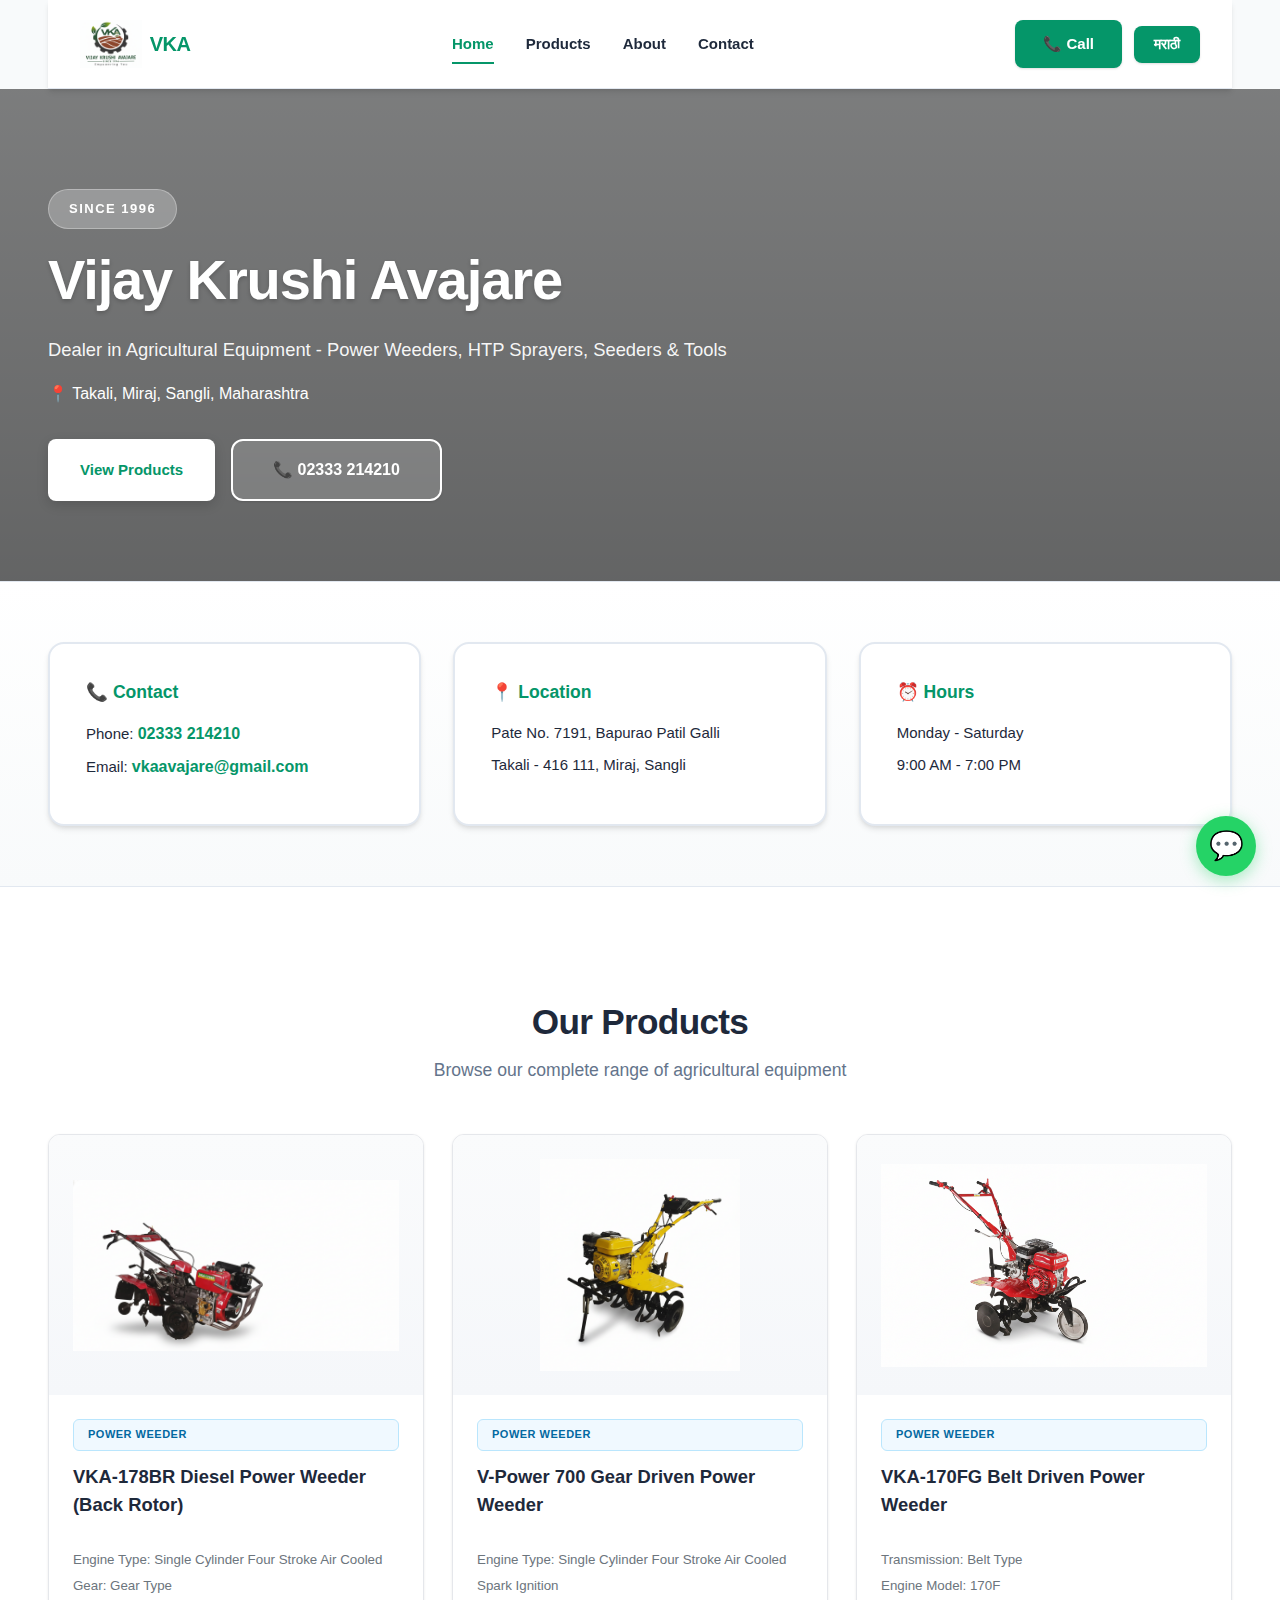
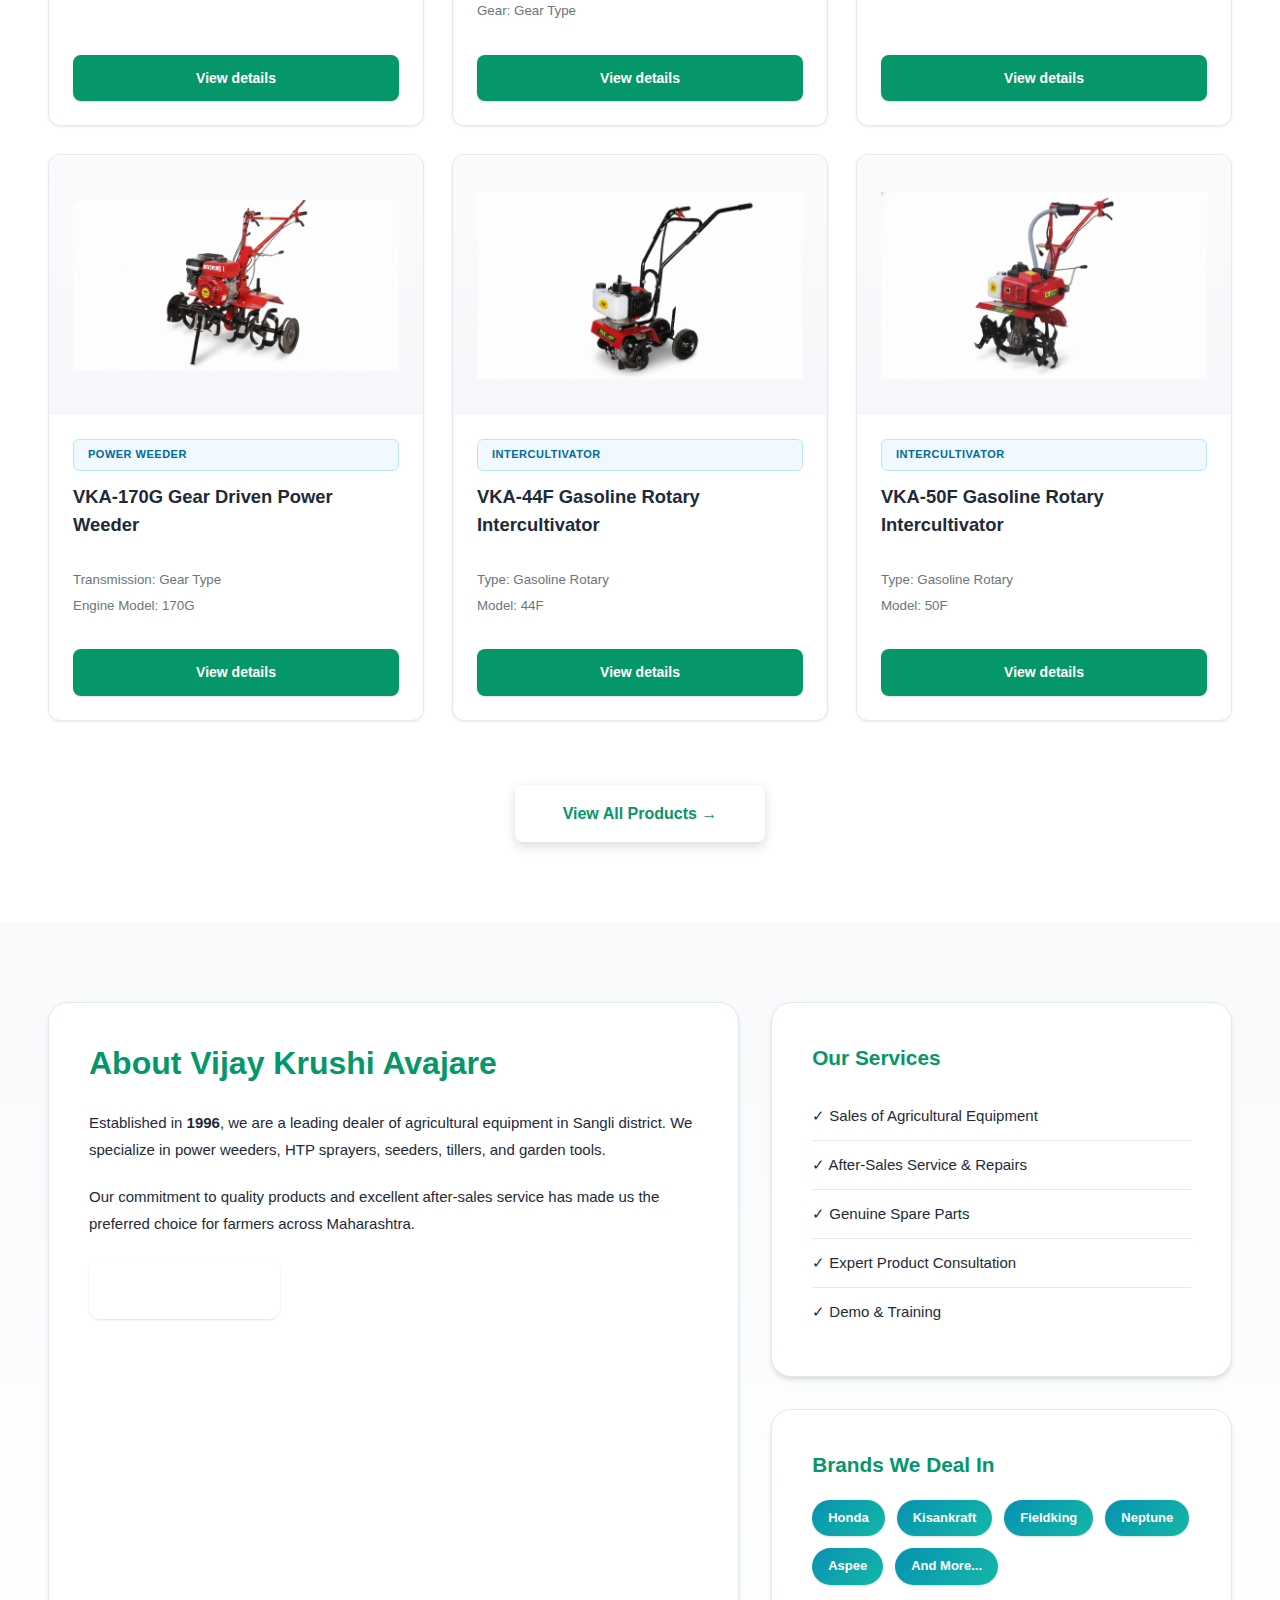
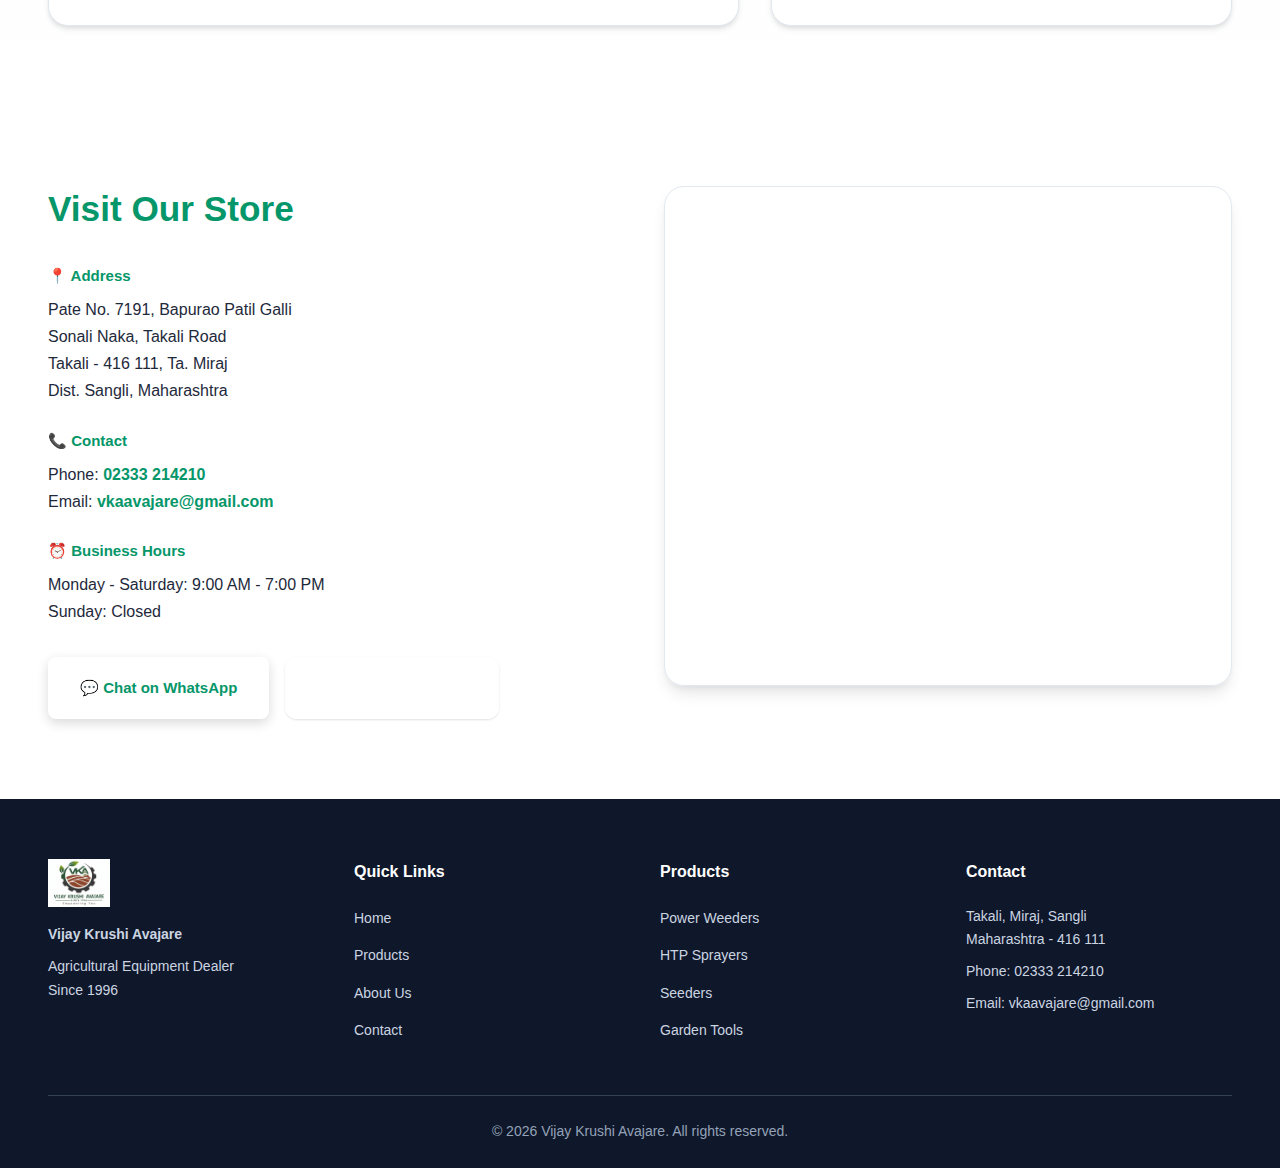
<file: index.html>
<!doctype html>
<html lang="en" data-lang="en">
<head>
  <meta charset="utf-8">
  <meta name="viewport" content="width=device-width, initial-scale=1">
  <title>Vijay Krushi Avajare - Agricultural Equipment Since 1996</title>
  <meta name="description" content="Leading dealer of agricultural sprayers, power weeders, pumps, seeders and tools in Takali, Miraj, Sangli. Since 1996. Call 02333 214210 for price and info.">
  <meta name="keywords" content="agricultural equipment, power weeder, HTP sprayer, hand push seeder, garden tools, Takali, Miraj, Sangli, Maharashtra, VKA">
  <meta name="author" content="Vijay Krushi Avajare">
  
  <!-- Open Graph -->
  <meta property="og:title" content="Vijay Krushi Avajare - Agricultural Equipment Since 1996">
  <meta property="og:description" content="Leading dealer of agricultural sprayers, power weeders, pumps, seeders and tools in Takali, Miraj, Sangli.">
  <meta property="og:type" content="website">
  <meta property="og:image" content="images/logo.png">
  <meta property="og:locale" content="en_IN">
  
  <!-- Favicon -->
  <link rel="icon" type="image/png" href="images/logo.png">
  
  <link rel="stylesheet" href="assets/css/style.css">
</head>
<body>
  <header class="container">
    <nav class="nav">
      <a class="brand" href="index.html">
        <img src="images/logo.png" alt="VKA Logo" class="logo" loading="eager">
        <span class="brand-text">VKA</span>
      </a>
      <div class="links">
        <a href="index.html" class="active">Home</a>
        <a href="products.html" data-i18n="nav_products">Products</a>
        <a href="about.html" data-i18n="nav_about">About</a>
        <a href="contact.html" data-i18n="nav_contact">Contact</a>
      </div>
      <div class="nav-actions">
        <a href="tel:+912333214210" class="btn btn-small">📞 Call</a>
        <button id="langToggle" class="btn small" data-i18n="lang_toggle">मराठी</button>
      </div>
    </nav>
  </header>

  <section class="hero-section">
    <div class="container">
      <div class="hero-content-wrapper">
        <div class="hero-text">
          <p class="hero-label">Since 1996</p>
          <h1>Vijay Krushi Avajare</h1>
          <p class="hero-description">Dealer in Agricultural Equipment - Power Weeders, HTP Sprayers, Seeders & Tools</p>
          <p class="hero-location">📍 Takali, Miraj, Sangli, Maharashtra</p>
          <div class="hero-actions">
            <a href="products.html" class="btn btn-primary">View Products</a>
            <a href="tel:+912333214210" class="btn btn-outline">📞 02333 214210</a>
          </div>
        </div>
      </div>
    </div>
  </section>

  <section class="quick-info">
    <div class="container">
      <div class="info-boxes">
        <div class="info-box">
          <h3>📞 Contact</h3>
          <p>Phone: <a href="tel:+912333214210">02333 214210</a></p>
          <p>Email: <a href="mailto:vkaavajare@gmail.com">vkaavajare@gmail.com</a></p>
        </div>
        <div class="info-box">
          <h3>📍 Location</h3>
          <p>Pate No. 7191, Bapurao Patil Galli</p>
          <p>Takali - 416 111, Miraj, Sangli</p>
        </div>
        <div class="info-box">
          <h3>⏰ Hours</h3>
          <p>Monday - Saturday</p>
          <p>9:00 AM - 7:00 PM</p>
        </div>
      </div>
    </div>
  </section>

  <section id="products" class="products-section">
    <div class="container">
      <div class="section-header">
        <h2>Our Products</h2>
        <p>Browse our complete range of agricultural equipment</p>
      </div>
      
      <div class="products-showcase" id="productsShowcase">
        <!-- Products will be loaded here by JavaScript -->
        <div class="loading">Loading products...</div>
      </div>
      
      <div class="view-all-section">
        <a href="products.html" class="btn btn-primary btn-large">View All Products →</a>
      </div>
    </div>
  </section>

  <section class="info-section">
    <div class="container">
      <div class="info-grid">
        <div class="info-card info-about">
          <h2>About Vijay Krushi Avajare</h2>
          <p>Established in <strong>1996</strong>, we are a leading dealer of agricultural equipment in Sangli district. We specialize in power weeders, HTP sprayers, seeders, tillers, and garden tools.</p>
          <p>Our commitment to quality products and excellent after-sales service has made us the preferred choice for farmers across Maharashtra.</p>
          <a href="about.html" class="btn btn-outline">Learn More →</a>
        </div>
        
        <div class="info-card info-services">
          <h3>Our Services</h3>
          <ul class="services-list">
            <li>✓ Sales of Agricultural Equipment</li>
            <li>✓ After-Sales Service & Repairs</li>
            <li>✓ Genuine Spare Parts</li>
            <li>✓ Expert Product Consultation</li>
            <li>✓ Demo & Training</li>
          </ul>
        </div>
        
        <div class="info-card info-brands">
          <h3>Brands We Deal In</h3>
          <div class="brands-list">
            <span class="brand-tag">Honda</span>
            <span class="brand-tag">Kisankraft</span>
            <span class="brand-tag">Fieldking</span>
            <span class="brand-tag">Neptune</span>
            <span class="brand-tag">Aspee</span>
            <span class="brand-tag">And More...</span>
          </div>
        </div>
      </div>
    </div>
  </section>

  <section class="location-section">
    <div class="container">
      <div class="location-grid">
        <div class="location-info">
          <h2>Visit Our Store</h2>
          <div class="location-details">
            <div class="location-item">
              <strong>📍 Address</strong>
              <p>Pate No. 7191, Bapurao Patil Galli<br>Sonali Naka, Takali Road<br>Takali - 416 111, Ta. Miraj<br>Dist. Sangli, Maharashtra</p>
            </div>
            <div class="location-item">
              <strong>📞 Contact</strong>
              <p>Phone: <a href="tel:+912333214210">02333 214210</a><br>Email: <a href="mailto:vkaavajare@gmail.com">vkaavajare@gmail.com</a></p>
            </div>
            <div class="location-item">
              <strong>⏰ Business Hours</strong>
              <p>Monday - Saturday: 9:00 AM - 7:00 PM<br>Sunday: Closed</p>
            </div>
          </div>
          <div class="location-actions">
            <a href="https://wa.me/912333214210" class="btn btn-primary" target="_blank">💬 Chat on WhatsApp</a>
            <a href="contact.html" class="btn btn-outline">Get Directions →</a>
          </div>
        </div>
        <div class="location-map">
          <iframe src="https://www.google.com/maps?q=Vijay+Krushi+Avajare+Takali+Miraj+Sangli&output=embed" width="100%" height="100%" style="border:0;border-radius:16px" allowfullscreen="" loading="lazy" referrerpolicy="no-referrer-when-downgrade"></iframe>
        </div>
      </div>
    </div>
  </section>

  <footer class="footer">
    <div class="container">
      <div class="footer-grid">
        <div class="footer-col">
          <img src="images/logo.png" alt="VKA Logo" class="footer-logo">
          <p><strong>Vijay Krushi Avajare</strong></p>
          <p>Agricultural Equipment Dealer<br>Since 1996</p>
        </div>
        <div class="footer-col">
          <h4>Quick Links</h4>
          <ul>
            <li><a href="index.html">Home</a></li>
            <li><a href="products.html">Products</a></li>
            <li><a href="about.html">About Us</a></li>
            <li><a href="contact.html">Contact</a></li>
          </ul>
        </div>
        <div class="footer-col">
          <h4>Products</h4>
          <ul>
            <li><a href="products.html">Power Weeders</a></li>
            <li><a href="products.html">HTP Sprayers</a></li>
            <li><a href="products.html">Seeders</a></li>
            <li><a href="products.html">Garden Tools</a></li>
          </ul>
        </div>
        <div class="footer-col">
          <h4>Contact</h4>
          <p>Takali, Miraj, Sangli<br>Maharashtra - 416 111</p>
          <p>Phone: <a href="tel:+912333214210">02333 214210</a></p>
          <p>Email: <a href="mailto:vkaavajare@gmail.com">vkaavajare@gmail.com</a></p>
        </div>
      </div>
      <div class="footer-bottom">
        <p>© <span id="year"></span> Vijay Krushi Avajare. All rights reserved.</p>
      </div>
    </div>
  </footer>

  <a class="whatsapp" href="https://wa.me/912333214210" target="_blank" rel="noopener" aria-label="WhatsApp"></a>

  <script>window.PAGE = 'home';</script>
  <script src="assets/js/i18n.js"></script>
  <script src="assets/js/products-data.js"></script>
  <script src="assets/js/main.js"></script>
</body>
</html>
</file>
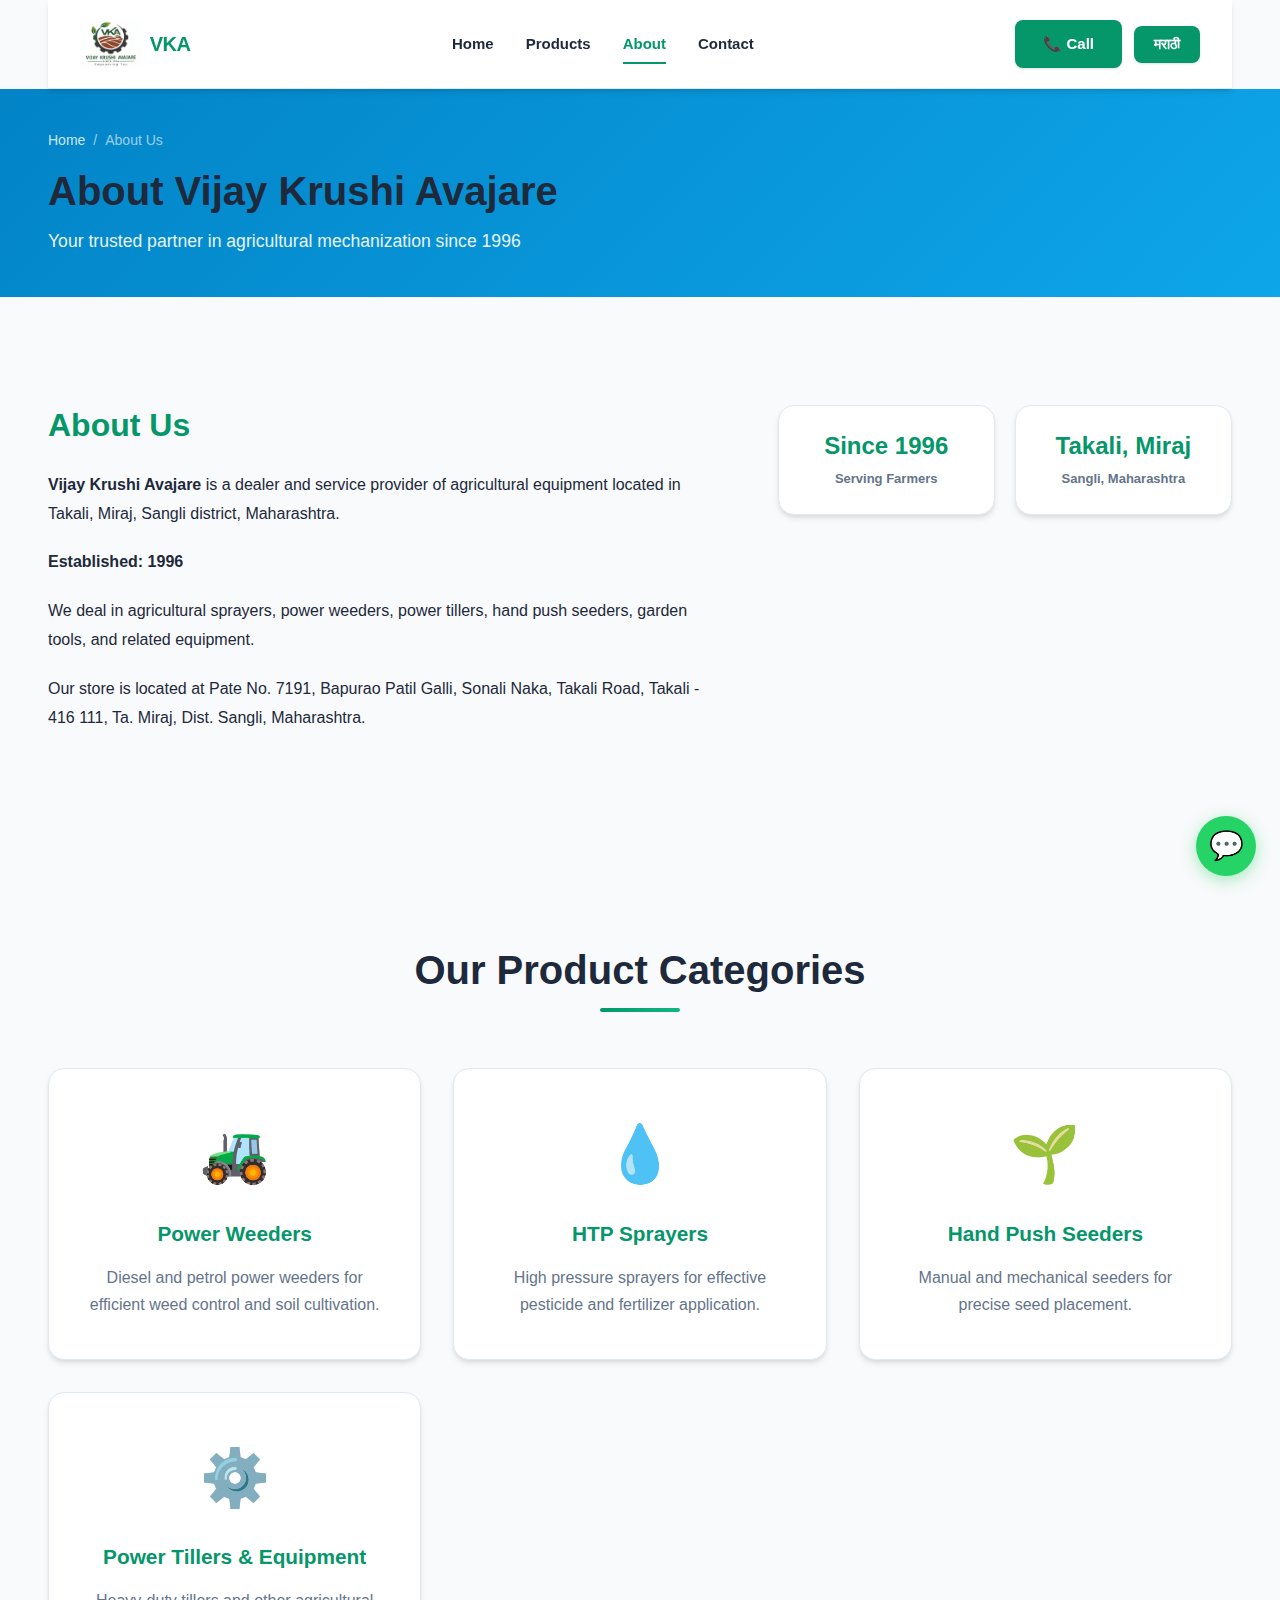
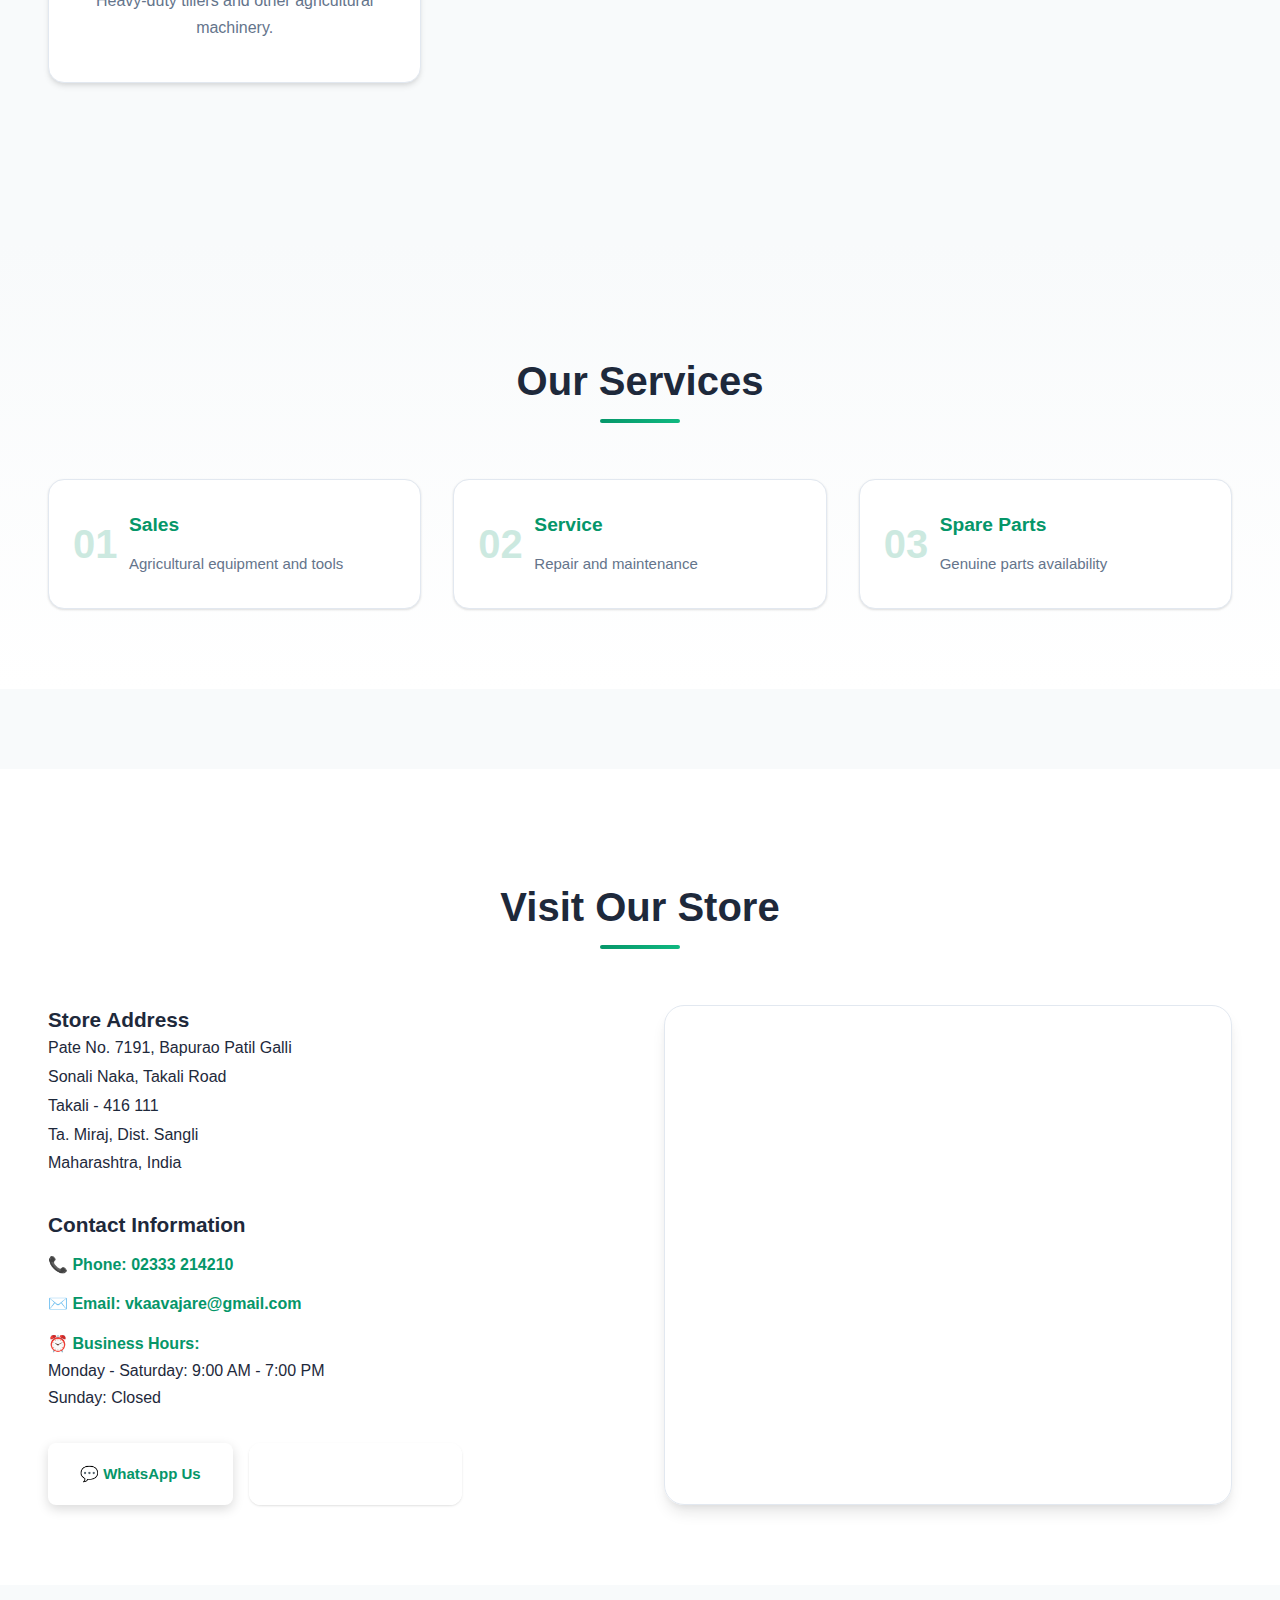
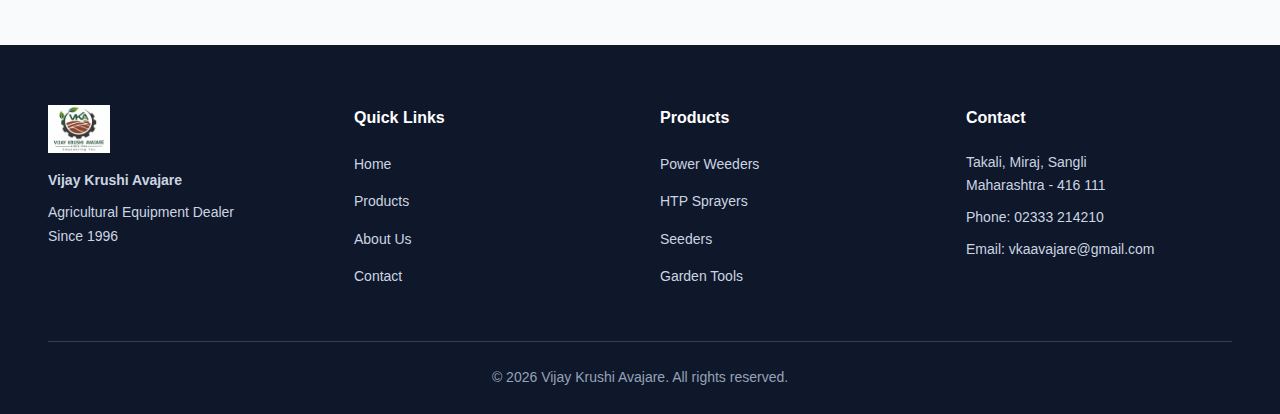
<file: about.html>
<!doctype html>
<html lang="en" data-lang="en">
<head>
  <meta charset="utf-8">
  <meta name="viewport" content="width=device-width, initial-scale=1">
  <title>About • VKA</title>
  <link rel="stylesheet" href="assets/css/style.css">
</head>
<body>
  <header class="container">
    <nav class="nav">
      <a class="brand" href="index.html">
        <img src="images/logo.png?v=2" alt="VKA Logo" class="logo" loading="eager" onerror="this.style.display='none'">
        <span class="brand-text">VKA</span>
      </a>
      <div class="links">
        <a href="index.html">Home</a>
        <a href="products.html" data-i18n="nav_products">Products</a>
        <a href="about.html" class="active" data-i18n="nav_about">About</a>
        <a href="contact.html" data-i18n="nav_contact">Contact</a>
      </div>
      <div class="nav-actions">
        <a href="tel:+912333214210" class="btn btn-small">📞 Call</a>
        <button id="langToggle" class="btn small" data-i18n="lang_toggle">मराठी</button>
      </div>
    </nav>
  </header>

  <div class="page-header">
    <div class="container">
      <div class="breadcrumb">
        <a href="index.html">Home</a>
        <span>/</span>
        <span>About Us</span>
      </div>
      <h1 data-i18n="about_title">About Vijay Krushi Avajare</h1>
      <p class="page-subtitle">Your trusted partner in agricultural mechanization since 1996</p>
    </div>
  </div>

  <main class="about-page">
    <section class="container about-intro">
      <div class="about-grid">
        <div class="about-content">
          <h2>About Us</h2>
          <p><strong>Vijay Krushi Avajare</strong> is a dealer and service provider of agricultural equipment located in Takali, Miraj, Sangli district, Maharashtra.</p>
          <p><strong>Established: 1996</strong></p>
          <p>We deal in agricultural sprayers, power weeders, power tillers, hand push seeders, garden tools, and related equipment.</p>
          <p>Our store is located at Pate No. 7191, Bapurao Patil Galli, Sonali Naka, Takali Road, Takali - 416 111, Ta. Miraj, Dist. Sangli, Maharashtra.</p>
        </div>
        <div class="about-stats">
          <div class="stat-box">
            <div class="stat-number">Since 1996</div>
            <div class="stat-label">Serving Farmers</div>
          </div>
          <div class="stat-box">
            <div class="stat-number">Takali, Miraj</div>
            <div class="stat-label">Sangli, Maharashtra</div>
          </div>
        </div>
      </div>
    </section>

    <section class="values-section">
      <div class="container">
        <h2 class="section-title">Our Product Categories</h2>
        <div class="values-grid">
          <div class="value-card">
            <div class="value-icon">🚜</div>
            <h3>Power Weeders</h3>
            <p>Diesel and petrol power weeders for efficient weed control and soil cultivation.</p>
          </div>
          <div class="value-card">
            <div class="value-icon">💧</div>
            <h3>HTP Sprayers</h3>
            <p>High pressure sprayers for effective pesticide and fertilizer application.</p>
          </div>
          <div class="value-card">
            <div class="value-icon">🌱</div>
            <h3>Hand Push Seeders</h3>
            <p>Manual and mechanical seeders for precise seed placement.</p>
          </div>
          <div class="value-card">
            <div class="value-icon">⚙️</div>
            <h3>Power Tillers & Equipment</h3>
            <p>Heavy-duty tillers and other agricultural machinery.</p>
          </div>
        </div>
      </div>
    </section>


    <section class="services-section">
      <div class="container">
        <h2 class="section-title">Our Services</h2>
        <div class="services-grid">
          <div class="service-item">
            <div class="service-number">01</div>
            <h3>Sales</h3>
            <p>Agricultural equipment and tools</p>
          </div>
          <div class="service-item">
            <div class="service-number">02</div>
            <h3>Service</h3>
            <p>Repair and maintenance</p>
          </div>
          <div class="service-item">
            <div class="service-number">03</div>
            <h3>Spare Parts</h3>
            <p>Genuine parts availability</p>
          </div>
        </div>
      </div>
    </section>

    <section class="location-section">
      <div class="container">
        <h2 class="section-title">Visit Our Store</h2>
        <div class="location-grid">
          <div class="location-info">
            <h3>Store Address</h3>
            <p class="address-text">Pate No. 7191, Bapurao Patil Galli<br>Sonali Naka, Takali Road<br>Takali - 416 111<br>Ta. Miraj, Dist. Sangli<br>Maharashtra, India</p>
            
            <h3 style="margin-top:32px">Contact Information</h3>
            <div class="contact-details">
              <p><strong>📞 Phone:</strong> <a href="tel:+912333214210">02333 214210</a></p>
              <p><strong>✉️ Email:</strong> <a href="mailto:vkaavajare@gmail.com">vkaavajare@gmail.com</a></p>
              <p><strong>⏰ Business Hours:</strong><br>Monday - Saturday: 9:00 AM - 7:00 PM<br>Sunday: Closed</p>
            </div>
            
            <div class="location-actions" style="margin-top:32px">
              <a href="https://wa.me/912333214210" class="btn btn-primary" target="_blank">💬 WhatsApp Us</a>
              <a href="contact.html" class="btn btn-outline">Get Directions →</a>
            </div>
          </div>
          <div class="location-map">
            <iframe title="Map" loading="lazy" referrerpolicy="no-referrer-when-downgrade" src="https://www.google.com/maps?q=Vijay+Krushi+Avajare+Takali+Miraj+Sangli&output=embed" width="100%" height="100%" style="border:0"></iframe>
          </div>
        </div>
      </div>
    </section>
  </main>

  <footer class="footer">
    <div class="container">
      <div class="footer-grid">
        <div class="footer-col">
          <img src="images/logo.png" alt="VKA Logo" class="footer-logo">
          <p><strong>Vijay Krushi Avajare</strong></p>
          <p>Agricultural Equipment Dealer<br>Since 1996</p>
        </div>
        <div class="footer-col">
          <h4>Quick Links</h4>
          <ul>
            <li><a href="index.html">Home</a></li>
            <li><a href="products.html">Products</a></li>
            <li><a href="about.html">About Us</a></li>
            <li><a href="contact.html">Contact</a></li>
          </ul>
        </div>
        <div class="footer-col">
          <h4>Products</h4>
          <ul>
            <li><a href="products.html">Power Weeders</a></li>
            <li><a href="products.html">HTP Sprayers</a></li>
            <li><a href="products.html">Seeders</a></li>
            <li><a href="products.html">Garden Tools</a></li>
          </ul>
        </div>
        <div class="footer-col">
          <h4>Contact</h4>
          <p>Takali, Miraj, Sangli<br>Maharashtra - 416 111</p>
          <p>Phone: <a href="tel:+912333214210">02333 214210</a></p>
          <p>Email: <a href="mailto:vkaavajare@gmail.com">vkaavajare@gmail.com</a></p>
        </div>
      </div>
      <div class="footer-bottom">
        <p>© <span id="year"></span> Vijay Krushi Avajare. All rights reserved.</p>
      </div>
    </div>
  </footer>

  <a class="whatsapp" href="https://wa.me/912333214210" target="_blank" rel="noopener" aria-label="WhatsApp"></a>

  <script src="assets/js/i18n.js"></script>
  <script src="assets/js/main.js"></script>
</body>
</html>
</file>
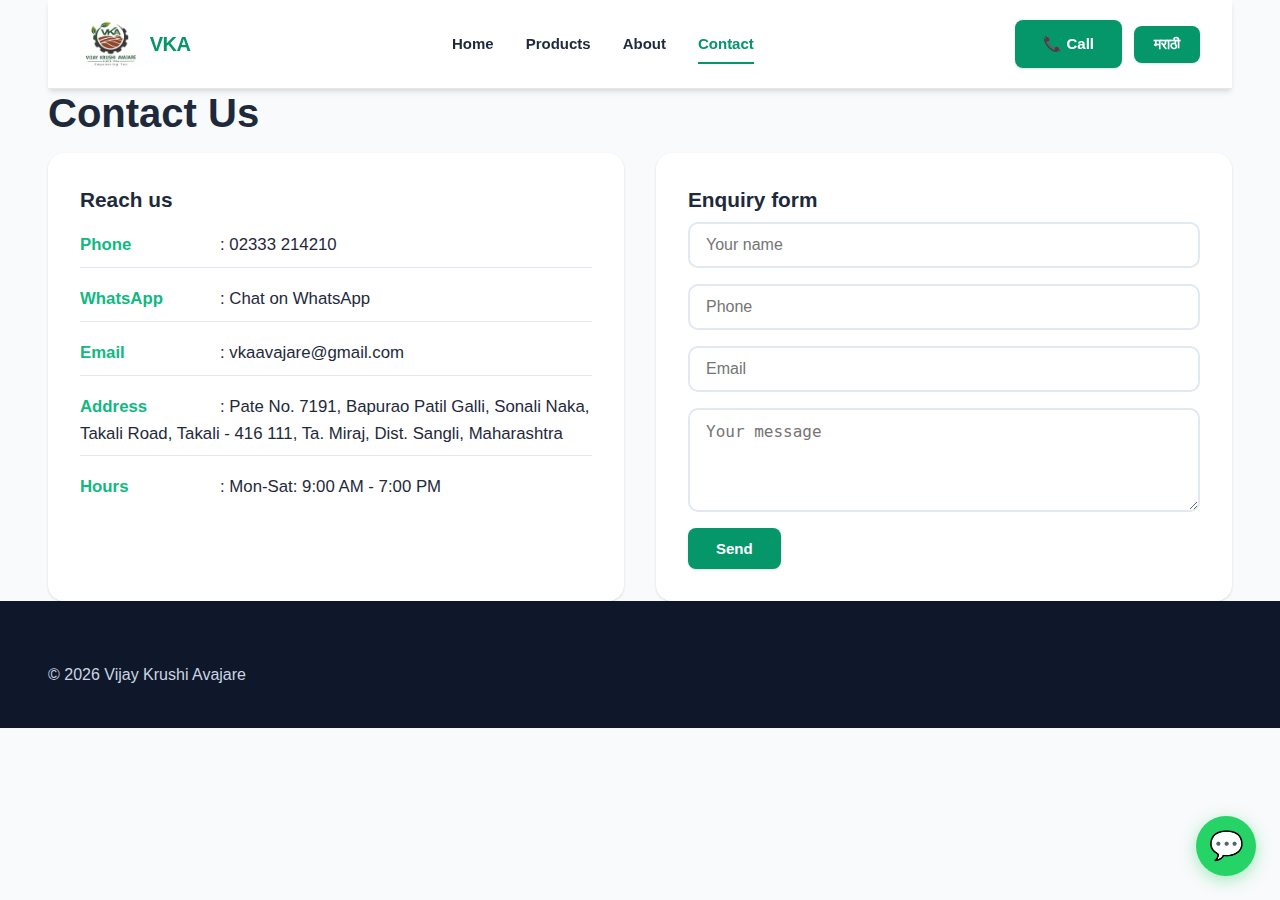
<file: contact.html>
<!doctype html>
<html lang="en" data-lang="en">
<head>
  <meta charset="utf-8">
  <meta name="viewport" content="width=device-width, initial-scale=1">
  <title>Contact • VKA</title>
  <link rel="stylesheet" href="assets/css/style.css">
</head>
<body>
  <header class="container">
    <nav class="nav">
      <a class="brand" href="index.html">
        <img src="images/logo.png?v=2" alt="VKA Logo" class="logo" loading="eager" onerror="this.style.display='none'">
        <span class="brand-text">VKA</span>
      </a>
      <div class="links">
        <a href="index.html">Home</a>
        <a href="products.html" data-i18n="nav_products">Products</a>
        <a href="about.html" data-i18n="nav_about">About</a>
        <a href="contact.html" class="active" data-i18n="nav_contact">Contact</a>
      </div>
      <div class="nav-actions">
        <a href="tel:+912333214210" class="btn btn-small">📞 Call</a>
        <button id="langToggle" class="btn small" data-i18n="lang_toggle">मराठी</button>
      </div>
    </nav>
  </header>

  <main class="container">
    <h1 data-i18n="contact_title">Contact Us</h1>

    <div class="contact-grid">
      <div>
        <h3 data-i18n="contact_reach">Reach us</h3>
        <ul class="list">
          <li><strong data-i18n="label_phone">Phone</strong>: <a href="tel:+912333214210">02333 214210</a></li>
          <li><strong>WhatsApp</strong>: <a href="https://wa.me/912333214210" target="_blank" rel="noopener">Chat on WhatsApp</a></li>
          <li><strong data-i18n="label_email">Email</strong>: <a href="mailto:vkaavajare@gmail.com">vkaavajare@gmail.com</a></li>
          <li><strong data-i18n="label_address">Address</strong>: Pate No. 7191, Bapurao Patil Galli, Sonali Naka, Takali Road, Takali - 416 111, Ta. Miraj, Dist. Sangli, Maharashtra</li>
          <li><strong data-i18n="label_hours">Hours</strong>: Mon-Sat: 9:00 AM - 7:00 PM</li>
        </ul>
      </div>
      <div>
        <h3 data-i18n="contact_form">Enquiry form</h3>
        <form action="https://formspree.io/f/your-id" method="POST" class="form">
          <input type="text" name="name" placeholder="Your name" required>
          <input type="tel" name="phone" placeholder="Phone" required>
          <input type="email" name="email" placeholder="Email">
          <textarea name="message" rows="4" placeholder="Your message"></textarea>
          <button class="btn" type="submit" data-i18n="send">Send</button>
        </form>
      </div>
    </div>
  </main>

  <footer class="footer">
    <div class="container">
      <p>© <span id="year"></span> Vijay Krushi Avajare</p>
    </div>
  </footer>

  <a class="whatsapp" href="https://wa.me/912333214210" target="_blank" rel="noopener" aria-label="WhatsApp"></a>

  <script src="assets/js/i18n.js"></script>
  <script src="assets/js/main.js"></script>
</body>
</html>
</file>
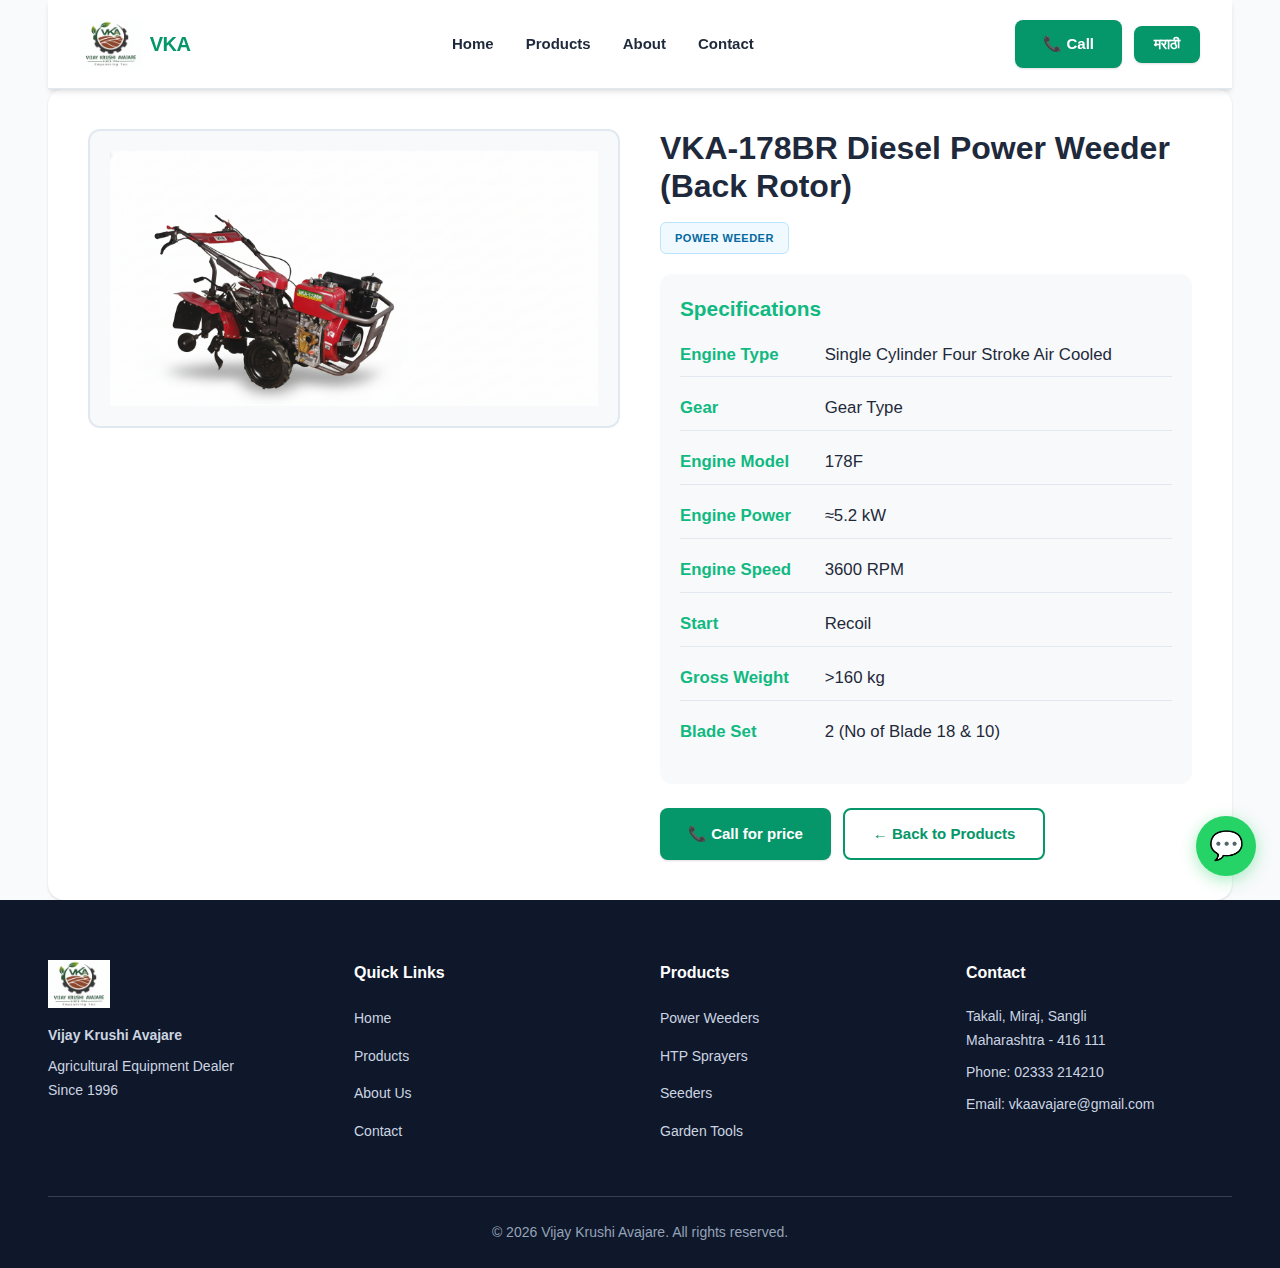
<file: product.html>
<!doctype html>
<html lang="en" data-lang="en">
<head>
  <meta charset="utf-8">
  <meta name="viewport" content="width=device-width, initial-scale=1">
  <title>Product • VKA</title>
  <link rel="stylesheet" href="assets/css/style.css">
</head>
<body>
  <header class="container">
    <nav class="nav">
      <a class="brand" href="index.html">
        <img src="images/logo.png?v=2" alt="VKA Logo" class="logo" loading="eager" onerror="this.style.display='none'">
        <span class="brand-text">VKA</span>
      </a>
      <div class="links">
        <a href="index.html">Home</a>
        <a href="products.html" data-i18n="nav_products">Products</a>
        <a href="about.html" data-i18n="nav_about">About</a>
        <a href="contact.html" data-i18n="nav_contact">Contact</a>
      </div>
      <div class="nav-actions">
        <a href="tel:+912333214210" class="btn btn-small">📞 Call</a>
        <button id="langToggle" class="btn small" data-i18n="lang_toggle">मराठी</button>
      </div>
    </nav>
  </header>

  <main class="container">
    <div id="product"></div>
  </main>

  <footer class="footer">
    <div class="container">
      <div class="footer-grid">
        <div class="footer-col">
          <img src="images/logo.png" alt="VKA Logo" class="footer-logo">
          <p><strong>Vijay Krushi Avajare</strong></p>
          <p>Agricultural Equipment Dealer<br>Since 1996</p>
        </div>
        <div class="footer-col">
          <h4>Quick Links</h4>
          <ul>
            <li><a href="index.html">Home</a></li>
            <li><a href="products.html">Products</a></li>
            <li><a href="about.html">About Us</a></li>
            <li><a href="contact.html">Contact</a></li>
          </ul>
        </div>
        <div class="footer-col">
          <h4>Products</h4>
          <ul>
            <li><a href="products.html">Power Weeders</a></li>
            <li><a href="products.html">HTP Sprayers</a></li>
            <li><a href="products.html">Seeders</a></li>
            <li><a href="products.html">Garden Tools</a></li>
          </ul>
        </div>
        <div class="footer-col">
          <h4>Contact</h4>
          <p>Takali, Miraj, Sangli<br>Maharashtra - 416 111</p>
          <p>Phone: <a href="tel:+912333214210">02333 214210</a></p>
          <p>Email: <a href="mailto:vkaavajare@gmail.com">vkaavajare@gmail.com</a></p>
        </div>
      </div>
      <div class="footer-bottom">
        <p>© <span id="year"></span> Vijay Krushi Avajare. All rights reserved.</p>
      </div>
    </div>
  </footer>

  <a class="whatsapp" href="https://wa.me/912333214210" target="_blank" rel="noopener" aria-label="WhatsApp"></a>

  <script src="assets/js/i18n.js"></script>
  <script src="assets/js/products-data.js"></script>
  <script>window.PAGE="product";</script>
  <script src="assets/js/main.js"></script>
</body>
</html>
</file>
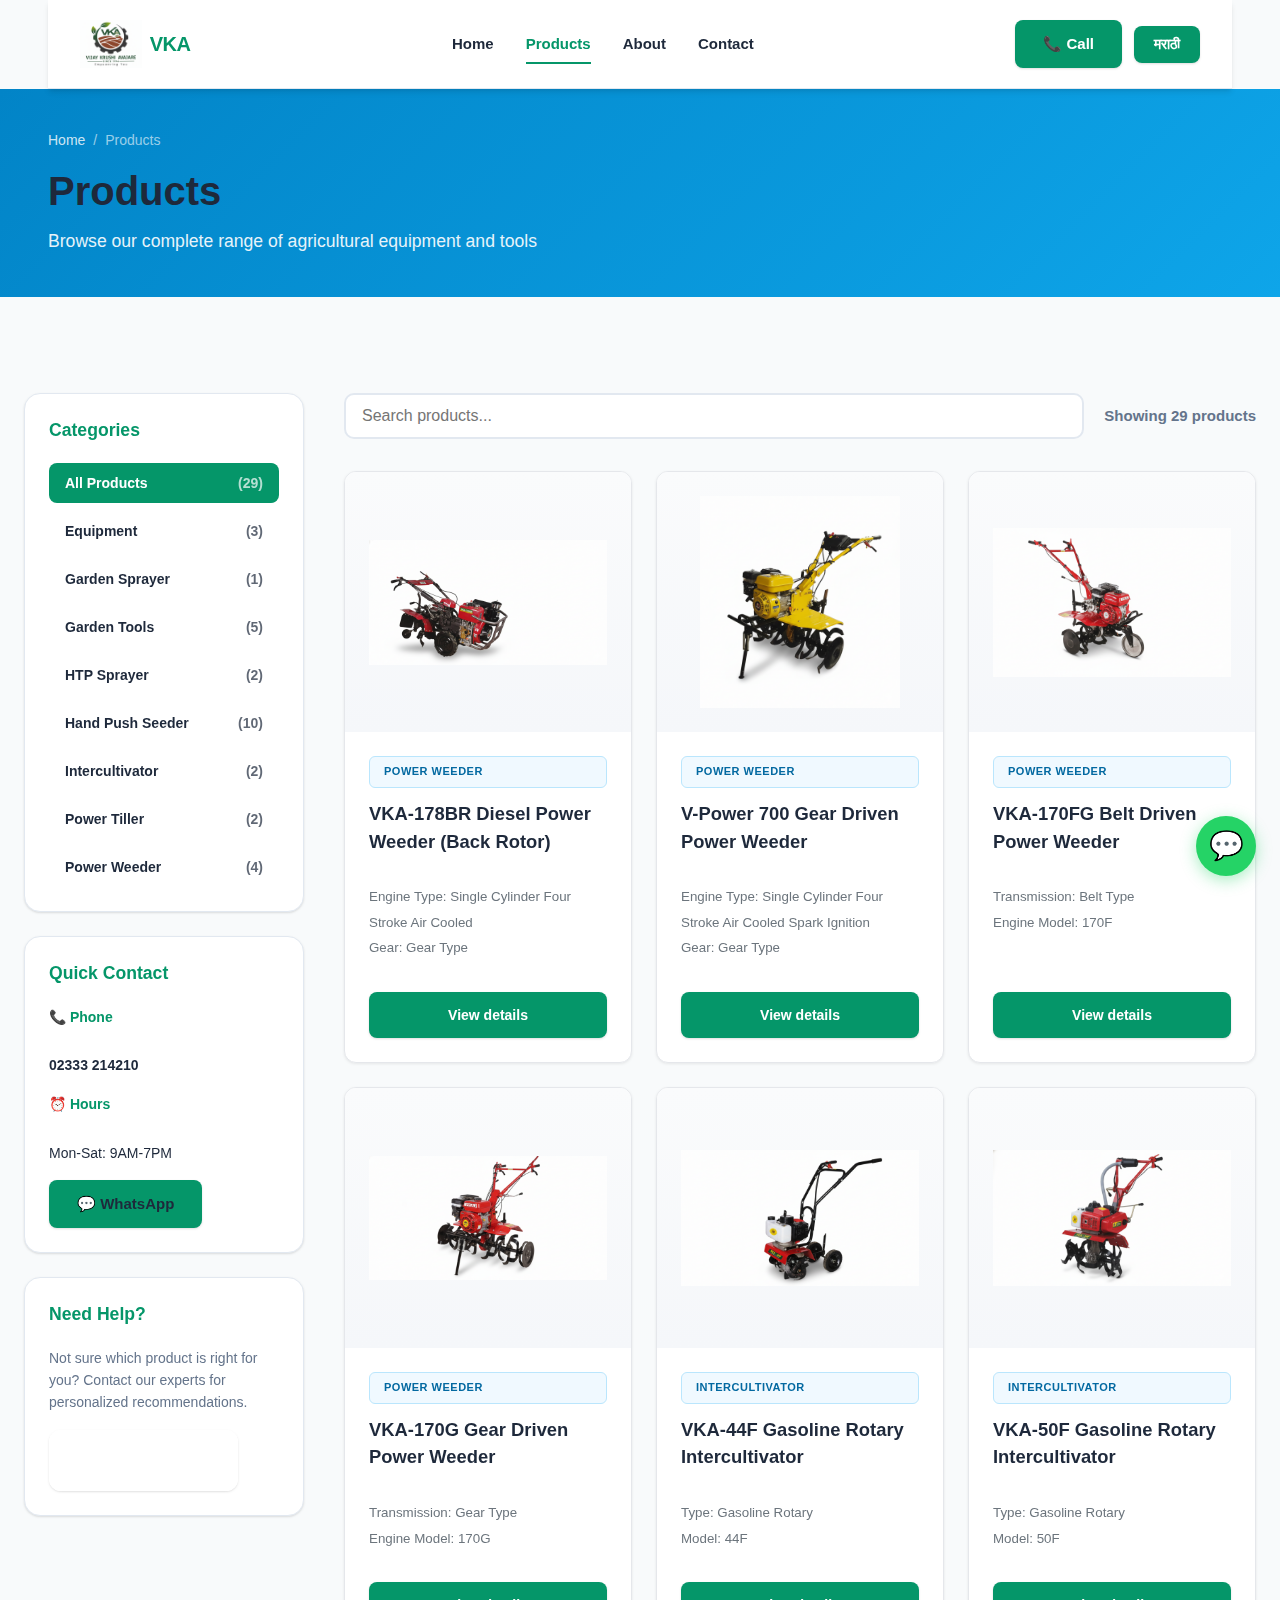
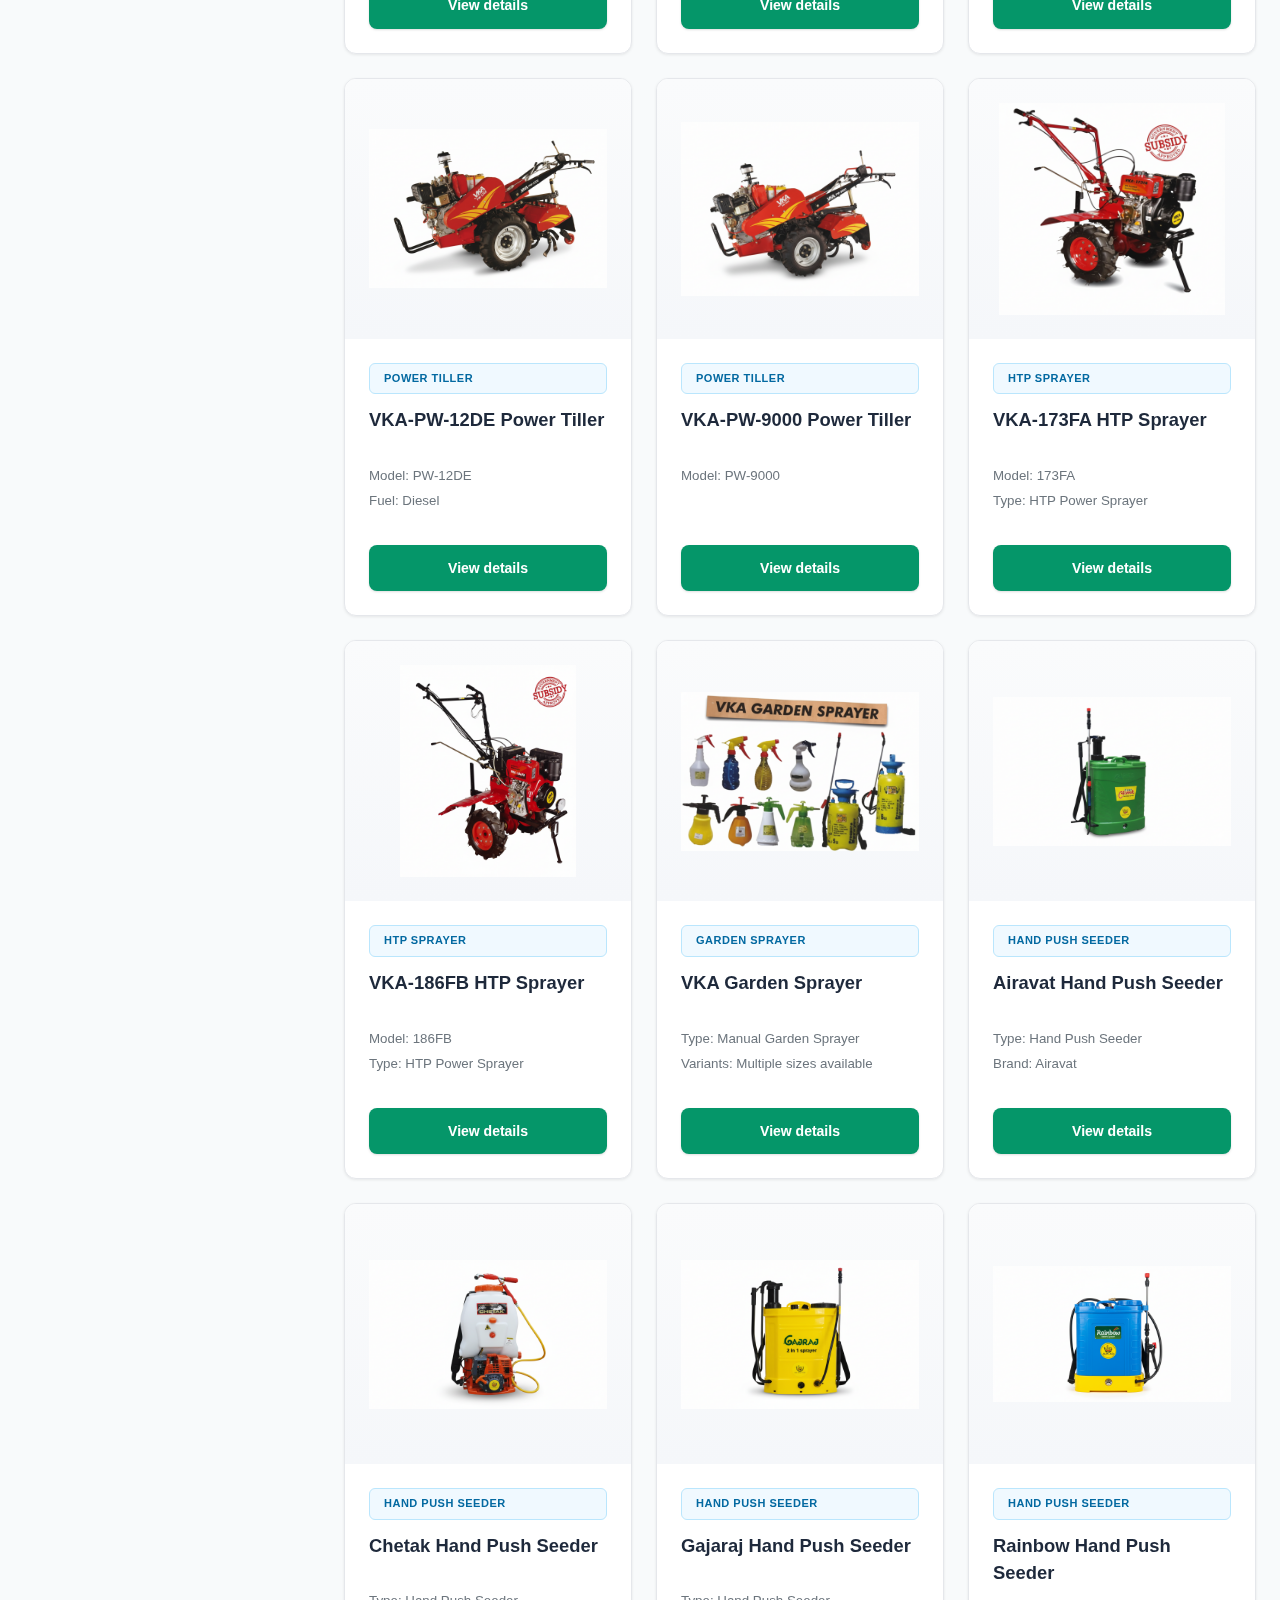
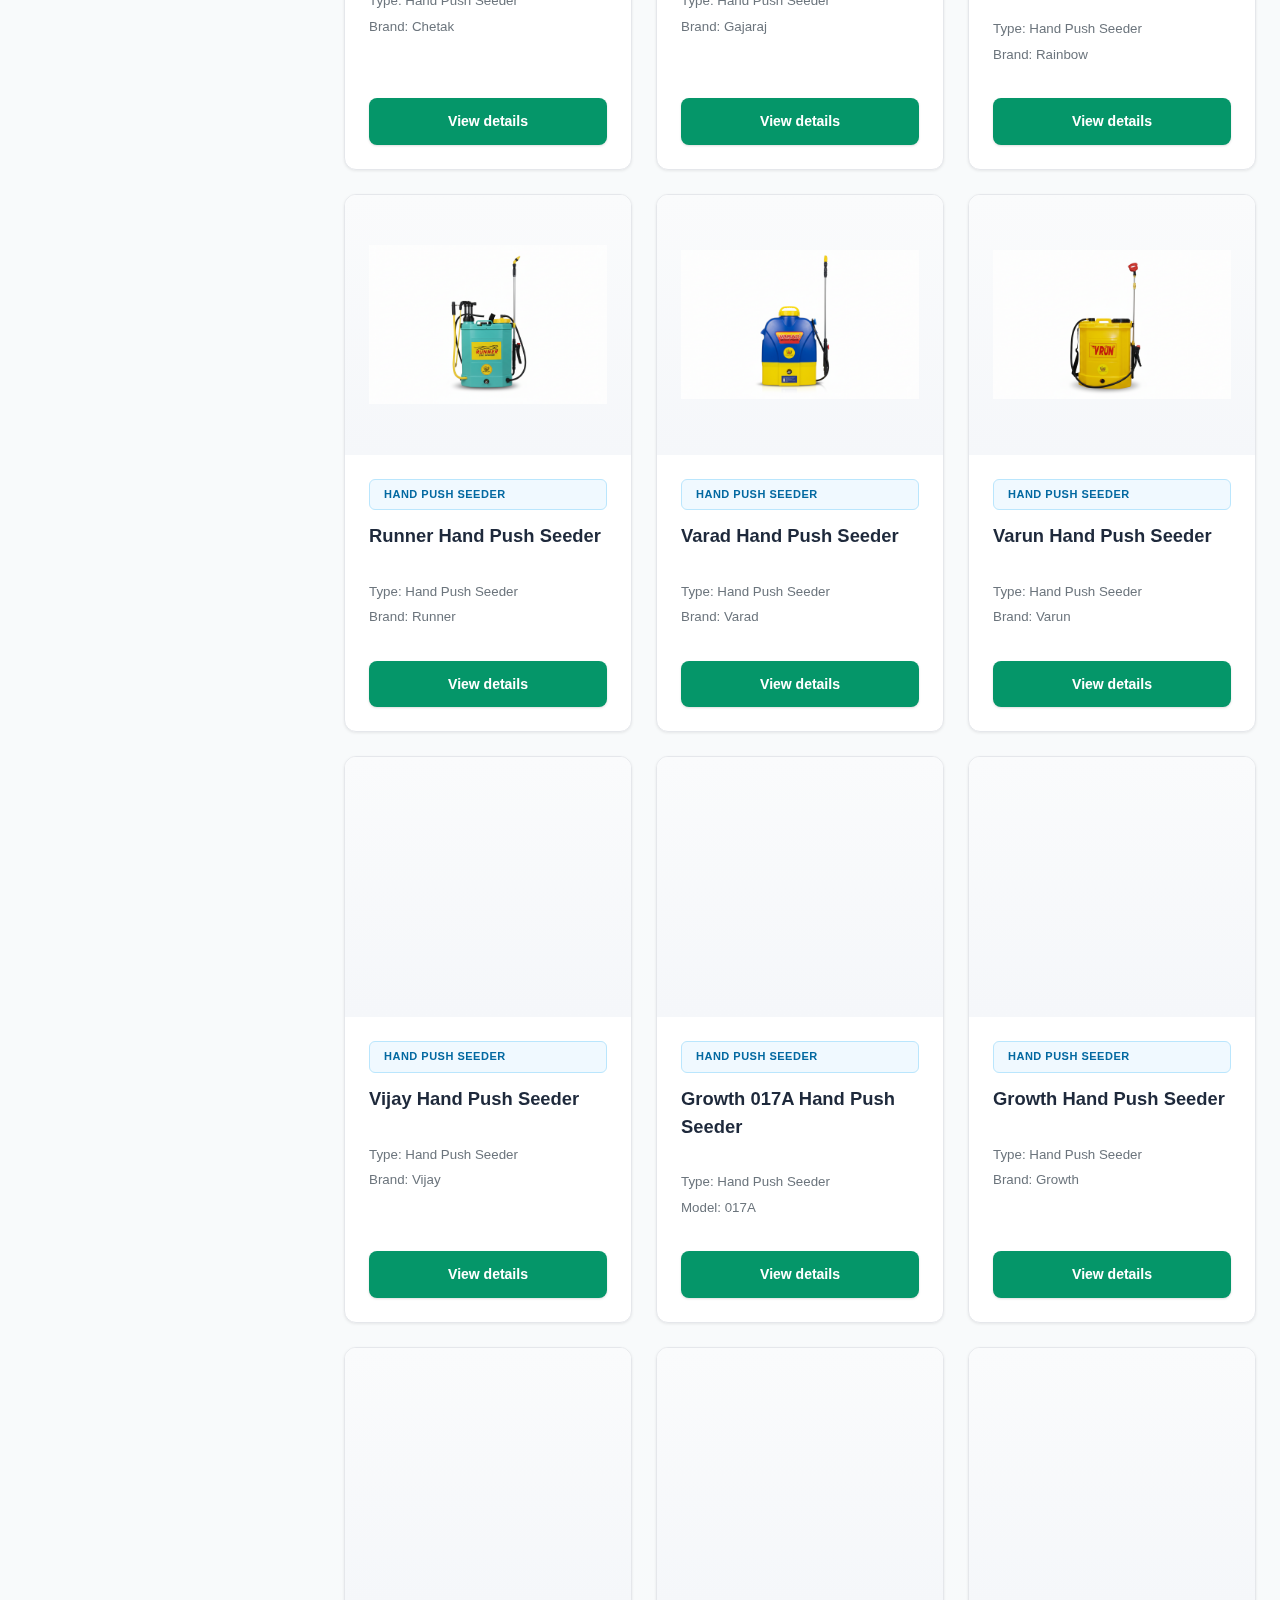
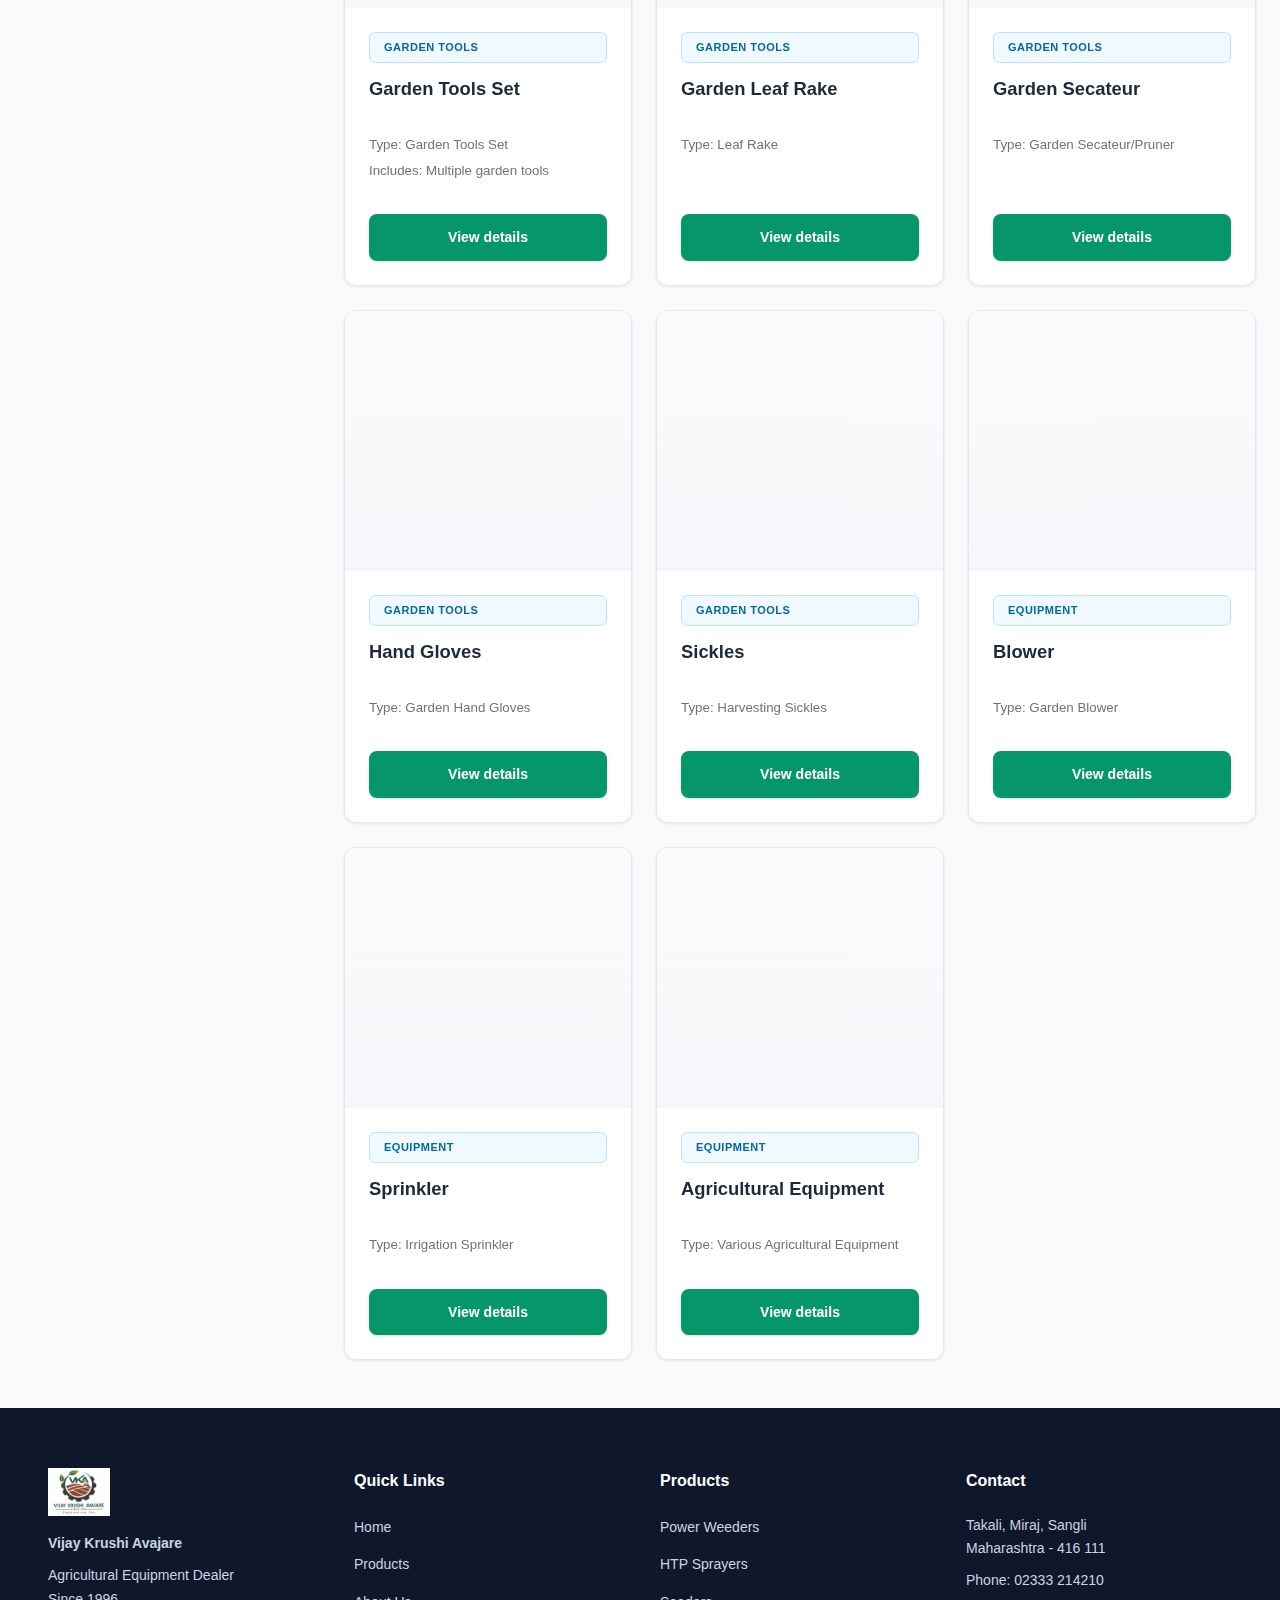
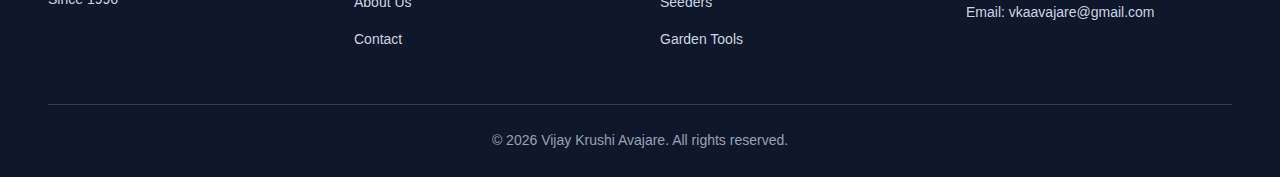
<file: products.html>
<!doctype html>
<html lang="en" data-lang="en">
<head>
  <meta charset="utf-8">
  <meta name="viewport" content="width=device-width, initial-scale=1">
  <title>Products • VKA</title>
  <link rel="stylesheet" href="assets/css/style.css">
</head>
<body>
  <header class="container">
    <nav class="nav">
      <a class="brand" href="index.html">
        <img src="images/logo.png?v=2" alt="VKA Logo" class="logo" loading="eager" onerror="this.style.display='none'">
        <span class="brand-text">VKA</span>
      </a>
      <div class="links">
        <a href="index.html">Home</a>
        <a href="products.html" class="active" data-i18n="nav_products">Products</a>
        <a href="about.html" data-i18n="nav_about">About</a>
        <a href="contact.html" data-i18n="nav_contact">Contact</a>
      </div>
      <div class="nav-actions">
        <a href="tel:+912333214210" class="btn btn-small">📞 Call</a>
        <button id="langToggle" class="btn small" data-i18n="lang_toggle">मराठी</button>
      </div>
    </nav>
  </header>

  <div class="page-header">
    <div class="container">
      <div class="breadcrumb">
        <a href="index.html">Home</a>
        <span>/</span>
        <span>Products</span>
      </div>
      <h1 data-i18n="products_title">Our Products</h1>
      <p class="page-subtitle">Browse our complete range of agricultural equipment and tools</p>
    </div>
  </div>

  <main class="container products-page">
    <aside class="sidebar">
      <div class="sidebar-section">
        <h3>Categories</h3>
        <div id="categories" class="category-list"></div>
      </div>
      
      <div class="sidebar-section">
        <h3>Quick Contact</h3>
        <div class="quick-contact">
          <p><strong>📞 Phone</strong><br><a href="tel:+912333214210">02333 214210</a></p>
          <p><strong>⏰ Hours</strong><br>Mon-Sat: 9AM-7PM</p>
          <a href="https://wa.me/912333214210" class="btn btn-whatsapp" target="_blank">💬 WhatsApp</a>
        </div>
      </div>
      
      <div class="sidebar-section">
        <h3>Need Help?</h3>
        <p style="font-size:14px;line-height:1.6;color:var(--muted)">Not sure which product is right for you? Contact our experts for personalized recommendations.</p>
        <a href="contact.html" class="btn btn-outline btn-small">Contact Us →</a>
      </div>
    </aside>

    <div class="products-content">
      <div class="products-toolbar">
        <div class="search-box">
          <input id="search" type="search" placeholder="Search products..." data-i18n-placeholder="search_placeholder">
        </div>
        <div class="products-count" id="productsCount">Loading...</div>
      </div>

      <div id="grid" class="products-grid"></div>
    </div>
  </main>

  <footer class="footer">
    <div class="container">
      <div class="footer-grid">
        <div class="footer-col">
          <img src="images/logo.png" alt="VKA Logo" class="footer-logo">
          <p><strong>Vijay Krushi Avajare</strong></p>
          <p>Agricultural Equipment Dealer<br>Since 1996</p>
        </div>
        <div class="footer-col">
          <h4>Quick Links</h4>
          <ul>
            <li><a href="index.html">Home</a></li>
            <li><a href="products.html">Products</a></li>
            <li><a href="about.html">About Us</a></li>
            <li><a href="contact.html">Contact</a></li>
          </ul>
        </div>
        <div class="footer-col">
          <h4>Products</h4>
          <ul>
            <li><a href="products.html">Power Weeders</a></li>
            <li><a href="products.html">HTP Sprayers</a></li>
            <li><a href="products.html">Seeders</a></li>
            <li><a href="products.html">Garden Tools</a></li>
          </ul>
        </div>
        <div class="footer-col">
          <h4>Contact</h4>
          <p>Takali, Miraj, Sangli<br>Maharashtra - 416 111</p>
          <p>Phone: <a href="tel:+912333214210">02333 214210</a></p>
          <p>Email: <a href="mailto:vkaavajare@gmail.com">vkaavajare@gmail.com</a></p>
        </div>
      </div>
      <div class="footer-bottom">
        <p>© <span id="year"></span> Vijay Krushi Avajare. All rights reserved.</p>
      </div>
    </div>
  </footer>

  <a class="whatsapp" href="https://wa.me/912333214210" target="_blank" rel="noopener" aria-label="WhatsApp"></a>

  <script src="assets/js/i18n.js"></script>
  <script src="assets/js/products-data.js"></script>
  <script>window.PAGE="products";</script>
  <script src="assets/js/main.js"></script>
</body>
</html>
</file>
<file: assets/css/style.css>
:root{--bg:#f8fafb;--card:#ffffff;--muted:#64748b;--text:#1e293b;--primary:#059669;--primary-dark:#047857;--secondary:#0891b2;--accent:#10b981;--blue:#0284c7;--blue-dark:#0369a1;--teal:#14b8a6;--border:#e2e8f0;--shadow:0 1px 3px rgba(0,0,0,.08),0 1px 2px rgba(0,0,0,.06);--shadow-md:0 4px 6px -1px rgba(0,0,0,.1),0 2px 4px -1px rgba(0,0,0,.06);--shadow-lg:0 10px 15px -3px rgba(0,0,0,.1),0 4px 6px -2px rgba(0,0,0,.05);--shadow-xl:0 20px 25px -5px rgba(0,0,0,.1),0 10px 10px -5px rgba(0,0,0,.04);--gradient:linear-gradient(135deg,#059669 0%,#10b981 100%);--gradient-teal:linear-gradient(135deg,#0891b2 0%,#14b8a6 100%);--gradient-blue:linear-gradient(135deg,#0284c7 0%,#0ea5e9 100%)}
*{margin:0;padding:0;box-sizing:border-box}
*::before,*::after{box-sizing:border-box}
html{scroll-behavior:smooth;scroll-padding-top:80px}
body{font-family:-apple-system,BlinkMacSystemFont,'Segoe UI',Roboto,Oxygen,Ubuntu,Cantarell,sans-serif;background:var(--bg);color:var(--text);line-height:1.6;overflow-x:hidden;-webkit-font-smoothing:antialiased;-moz-osx-font-smoothing:grayscale}
img{max-width:100%;height:auto;display:block}
a{color:var(--green);text-decoration:none}
a:hover{text-decoration:underline}
.container{max-width:1280px;margin:0 auto;padding:0 24px}
@media(min-width:768px){.container{padding:0 32px}}
@media(min-width:1024px){.container{padding:0 48px}}
.nav{display:flex;align-items:center;justify-content:space-between;gap:32px;background:rgba(255,255,255,.98);padding:20px 32px;backdrop-filter:blur(10px);box-shadow:var(--shadow-md);position:sticky;top:0;z-index:100;border-bottom:1px solid var(--border)}
.nav .links{display:flex;gap:32px;align-items:center}
.nav .links a{color:var(--text);text-decoration:none;font-weight:600;font-size:15px;transition:all .2s;position:relative;padding:8px 0}
.nav .links a::after{content:'';position:absolute;bottom:0;left:0;width:0;height:2px;background:var(--primary);transition:width .3s}
.nav .links a:hover{color:var(--primary);text-decoration:none}
.nav .links a:hover::after{width:100%}
.nav .links a.active{color:var(--primary)}
.nav .links a.active::after{width:100%}
.nav-actions{display:flex;gap:12px;align-items:center}
.btn-small{padding:10px 20px;font-size:14px}
.brand{font-weight:700;letter-spacing:.5px;display:flex;align-items:center;gap:8px;transition:transform .2s;color:var(--text);text-decoration:none;min-height:48px}
.brand:hover{transform:scale(1.05);text-decoration:none}
.logo{height:48px;width:auto;display:block;object-fit:contain}
.brand-text{font-size:20px;font-weight:900;color:var(--primary);letter-spacing:-.5px;line-height:1}
.btn{background:var(--primary);color:#fff;border:none;padding:12px 28px;border-radius:8px;text-decoration:none;cursor:pointer;font-weight:600;display:inline-flex;align-items:center;gap:8px;transition:all .3s;font-size:15px;box-shadow:var(--shadow)}
.btn:hover{background:var(--primary-dark);transform:translateY(-2px);box-shadow:var(--shadow-lg);text-decoration:none}
.btn:focus{outline:3px solid rgba(5,150,105,0.3);outline-offset:2px}
a:focus,.chip:focus,input:focus,textarea:focus,button:focus{outline:2px solid var(--primary);outline-offset:2px}
.btn.small{padding:10px 20px;font-size:14px}
.btn.outline{background:transparent;border:2px solid var(--primary);color:var(--primary);box-shadow:none}
.btn.outline:hover{background:var(--primary);color:#fff}
.hero-section{background:linear-gradient(rgba(0,0,0,0.5),rgba(0,0,0,0.6)),url('https://images.unsplash.com/photo-1574943320219-553eb213f72d?w=1600&q=80') center/cover no-repeat;padding:100px 0 80px;border-bottom:1px solid var(--border);position:relative}
.hero-content-wrapper{max-width:800px;position:relative;z-index:1}
.hero-label{background:rgba(255,255,255,0.25);color:white;font-weight:700;font-size:13px;margin-bottom:20px;text-transform:uppercase;letter-spacing:1.5px;display:inline-block;padding:8px 20px;border-radius:50px;backdrop-filter:blur(10px);border:1px solid rgba(255,255,255,0.3)}
.hero-text h1{font-size:3.5rem;color:white;margin:0 0 24px;font-weight:900;line-height:1.1;letter-spacing:-.02em;text-shadow:0 2px 4px rgba(0,0,0,0.2)}
.hero-description{font-size:1.15rem;color:rgba(255,255,255,0.95);margin-bottom:16px;line-height:1.6}
.hero-location{color:white;font-size:1rem;margin-bottom:32px;font-weight:500}
.hero-actions{display:flex;gap:16px;flex-wrap:wrap}
.quick-info{background:linear-gradient(to bottom,white 0%,#f8fafb 100%);padding:60px 0;border-bottom:1px solid var(--border)}
.info-boxes{display:grid;grid-template-columns:repeat(3,1fr);gap:32px}
.info-box{background:white;padding:36px;border-radius:16px;box-shadow:var(--shadow-md);border:2px solid var(--border);transition:all .3s}
.info-box:hover{transform:translateY(-4px);box-shadow:var(--shadow-lg);border-color:var(--primary)}
.info-box h3{margin:0 0 16px;font-size:1.1rem;color:var(--primary);font-weight:700}
.info-box p{margin:8px 0;color:var(--text);font-size:15px;line-height:1.6}
.info-box a{color:var(--primary);font-weight:700;text-decoration:none;font-size:16px}
.info-box a:hover{text-decoration:underline;color:var(--primary-dark)}
.btn-primary{background:white;color:var(--primary);font-weight:700;padding:14px 32px;border-radius:8px;transition:all .3s;font-size:15px;box-shadow:0 4px 12px rgba(0,0,0,0.15)}
.btn-primary:hover{background:rgba(255,255,255,0.95);transform:translateY(-2px);box-shadow:0 6px 20px rgba(0,0,0,0.2);text-decoration:none}
.hero-section .btn.outline{background:transparent;border:2px solid white;color:white;box-shadow:none}
.hero-section .btn.outline:hover{background:white;color:var(--primary)}
.features{display:grid;grid-template-columns:repeat(3,1fr);gap:24px;padding:32px 0}
.feature{background:white;padding:32px;border-radius:16px;border:2px solid var(--border);box-shadow:var(--shadow);transition:all .3s}
.feature:hover{transform:translateY(-4px);box-shadow:0 8px 24px rgba(0,0,0,.12);border-color:var(--green)}
.feature h3{color:var(--accent);margin-top:0}
.page-header{background:var(--gradient-blue);color:white;padding:40px 0;margin-bottom:48px}
.breadcrumb{display:flex;align-items:center;gap:8px;margin-bottom:16px;font-size:14px}
.breadcrumb a{color:rgba(255,255,255,.8);transition:color .2s}
.breadcrumb a:hover{color:white;text-decoration:none}
.breadcrumb span{color:rgba(255,255,255,.6)}
.page-header h1{margin:0 0 12px;font-size:2.5rem;font-weight:900}
.page-subtitle{font-size:1.1rem;opacity:.9;margin:0}
.products-page{display:grid;grid-template-columns:280px 1fr;gap:40px;padding:48px 24px;align-items:start}
.sidebar{position:sticky;top:100px}
.sidebar-section{background:white;padding:24px;border-radius:16px;box-shadow:var(--shadow);border:1px solid var(--border);margin-bottom:24px}
.sidebar-section h3{margin:0 0 20px;font-size:1.1rem;color:var(--primary);font-weight:700}
.category-list{display:flex;flex-direction:column;gap:8px}
.category-list button{background:transparent;border:none;padding:12px 16px;text-align:left;border-radius:8px;cursor:pointer;font-size:14px;font-weight:600;color:var(--text);transition:all .2s;width:100%;display:flex;justify-content:space-between;align-items:center}
.category-list button:hover{background:var(--bg);color:var(--primary)}
.category-list button.active{background:var(--primary);color:white}
.quick-contact p{margin:0 0 16px;font-size:14px;line-height:1.6}
.quick-contact strong{display:block;color:var(--primary);margin-bottom:4px}
.quick-contact a{color:var(--text);font-weight:600}
.products-content{min-width:0}
.products-toolbar{display:flex;justify-content:space-between;align-items:center;margin-bottom:32px;gap:20px;flex-wrap:wrap}
.search-box{flex:1;min-width:250px}
.search-box input{width:100%;padding:14px 20px;border:2px solid var(--border);border-radius:12px;font-size:15px;transition:all .2s}
.search-box input:focus{outline:none;border-color:var(--primary);box-shadow:0 0 0 3px rgba(22,163,74,.1)}
.products-count{font-size:15px;color:var(--muted);font-weight:600}
.products-grid{display:grid;grid-template-columns:repeat(auto-fill,minmax(280px,1fr));gap:24px}
.products-section{padding:80px 0;background:white}
.products-showcase{margin:40px 0}
.loading{text-align:center;padding:60px 20px;color:var(--muted);font-size:18px}
.view-all-section{text-align:center;margin-top:48px}
.btn-large{padding:18px 48px;font-size:17px}
.info-section{padding:80px 0;background:linear-gradient(to bottom,#f8fafb 0%,white 100%)}
.info-grid{display:grid;grid-template-columns:1.5fr 1fr;gap:32px}
.info-card{background:white;padding:40px;border-radius:20px;box-shadow:var(--shadow-md);border:1px solid var(--border)}
.info-about{grid-column:1;grid-row:1/3}
.info-about h2{color:var(--primary);margin:0 0 24px;font-size:2rem}
.info-about p{line-height:1.8;margin-bottom:20px;color:var(--text);font-size:15px}
.info-services h3,.info-brands h3{color:var(--primary);margin:0 0 20px;font-size:1.3rem}
.services-list{list-style:none;padding:0;margin:0}
.services-list li{padding:12px 0;border-bottom:1px solid var(--border);font-size:15px;color:var(--text)}
.services-list li:last-child{border:none}
.brands-list{display:flex;flex-wrap:wrap;gap:12px}
.brand-tag{background:var(--gradient-teal);color:white;padding:8px 16px;border-radius:50px;font-size:13px;font-weight:600;display:inline-block;box-shadow:var(--shadow)}
.location-section{padding:80px 0;background:white}
.location-grid{display:grid;grid-template-columns:1fr 1fr;gap:48px;align-items:start}
.location-info h2{color:var(--primary);margin:0 0 32px;font-size:2.2rem}
.location-details{margin-bottom:32px}
.location-item{margin-bottom:24px}
.location-item strong{display:block;color:var(--primary);margin-bottom:8px;font-size:15px;font-weight:700}
.location-item p{margin:0;line-height:1.7;color:var(--text)}
.location-item a{color:var(--primary);font-weight:600}
.location-actions{display:flex;gap:16px;flex-wrap:wrap}
.location-map{height:500px;border-radius:20px;overflow:hidden;box-shadow:var(--shadow-lg);border:1px solid var(--border)}
.footer{background:#0f172a;color:#cbd5e1;padding:60px 0 24px;margin-top:0;border:none}
.footer-grid{display:grid;grid-template-columns:repeat(4,1fr);gap:40px;margin-bottom:40px}
.footer-col h4{color:white;margin:0 0 20px;font-size:16px;font-weight:700}
.footer-col ul{list-style:none;padding:0;margin:0}
.footer-col ul li{margin-bottom:12px}
.footer-col ul li a{color:#cbd5e1;transition:color .2s;font-size:14px}
.footer-col ul li a:hover{color:var(--primary);text-decoration:none}
.footer-col p{margin:8px 0;font-size:14px;line-height:1.7}
.footer-col a{color:#cbd5e1}
.footer-col a:hover{color:var(--primary)}
.footer-logo{height:48px;width:auto;margin-bottom:16px}
.footer-bottom{border-top:1px solid #334155;padding-top:24px;text-align:center}
.footer-bottom p{margin:0;font-size:14px;color:#94a3b8}
.products-section{padding:80px 0;background:white}
.grid{display:grid;grid-template-columns:repeat(auto-fill,minmax(300px,1fr));gap:28px;margin:32px 0 64px}
.view-all-section{text-align:center;margin-top:48px}
.btn-large{padding:16px 48px;font-size:16px;font-weight:600}
.card{background:white;border:1px solid #e5e7eb;border-radius:12px;overflow:hidden;display:flex;flex-direction:column;transition:all .3s ease;box-shadow:0 1px 3px rgba(0,0,0,0.08);position:relative}
.card:hover{transform:translateY(-4px);box-shadow:0 12px 24px rgba(0,0,0,0.12);border-color:#d1d5db}
.card img{width:100%;height:260px;object-fit:contain;background:linear-gradient(to bottom,#fafbfc 0%,#f5f7fa 100%);padding:24px;transition:transform .3s}
.card:hover img{transform:scale(1.05)}
.card .content{padding:24px;display:flex;flex-direction:column;gap:12px;flex:1}
.card .content strong{font-size:1.15rem;color:#1e293b !important;line-height:1.5;font-weight:700;display:block;margin-bottom:8px}
.card .btn,.card a.btn{background:#059669 !important;color:white !important;width:100%;justify-content:center;font-weight:600;text-decoration:none !important;border-radius:8px;padding:12px 24px;font-size:14px;transition:all .2s}
.card .btn:hover,.card a.btn:hover{background:#047857 !important;color:white !important;transform:translateY(-1px);box-shadow:0 4px 12px rgba(5,150,105,0.3)}
.badge{display:inline-block;padding:6px 14px;background:#f0f9ff;color:#0369a1;border:1px solid #bae6fd;border-radius:6px;font-size:11px;font-weight:600;letter-spacing:.5px;text-transform:uppercase}
.filters{display:flex;gap:16px;align-items:center;margin:24px 0;background:white;padding:20px;border-radius:12px;box-shadow:var(--shadow)}
input[type="search"]{flex:1;background:white;border:2px solid var(--border);border-radius:10px;color:var(--text);padding:12px 16px;font-size:1rem}
input[type="search"]:focus{outline:none;border-color:var(--green)}
.chips{display:flex;flex-wrap:wrap;gap:10px;background:transparent;border:none;padding:0}
.chip{padding:8px 16px;background:white;border:2px solid var(--border);border-radius:999px;cursor:pointer;font-weight:500;transition:all .2s}
.chip:hover{border-color:var(--green);color:var(--green)}
.chip.active{background:var(--green);color:white;border-color:var(--green)}
h1{color:var(--text);font-size:2.5rem;margin-bottom:16px;font-weight:800;line-height:1.2}
h2{color:var(--text);font-size:2rem;margin-top:32px;font-weight:700;line-height:1.3}
h3{color:var(--text);font-size:1.3rem;font-weight:600;line-height:1.4}
p{margin-bottom:16px;line-height:1.7}
.category-section{margin-bottom:48px}
.category-section h2{background:var(--gradient-blue);color:white;padding:16px 24px;border-radius:12px;margin-bottom:24px;font-size:1.5rem;box-shadow:var(--shadow-md)}
.product{display:grid;grid-template-columns:1fr 1fr;gap:40px;background:white;padding:40px;border-radius:16px;box-shadow:var(--shadow)}
.product img{border-radius:12px;border:2px solid var(--border);padding:20px;background:#f8f9fa}
.product h1{margin-top:0;font-size:2rem}
.product .specs{background:#f8f9fa;padding:20px;border-radius:12px;margin:20px 0}
.product .specs h3{margin-top:0;color:var(--accent)}
.list{list-style:none;padding:0;margin:0}
.list li{margin:10px 0;padding:8px 0;border-bottom:1px solid var(--border);font-size:1.05rem}
.list li:last-child{border:none}
.loading{text-align:center;padding:60px 20px;color:var(--muted);font-size:1.1rem}
.loading::after{content:'';display:inline-block;width:20px;height:20px;border:3px solid var(--border);border-top-color:var(--primary);border-radius:50%;animation:spin 0.8s linear infinite;margin-left:12px}
@keyframes spin{to{transform:rotate(360deg)}}
.list li strong{color:var(--accent);min-width:140px;display:inline-block}
.form input,.form textarea{width:100%;background:white;border:2px solid var(--border);border-radius:10px;color:var(--text);padding:12px 16px;margin:8px 0;font-size:1rem}
.form input:focus,.form textarea:focus{outline:none;border-color:var(--green)}
.contact-grid{display:grid;grid-template-columns:1fr 1fr;gap:32px}
.contact-grid>div{background:white;padding:32px;border-radius:16px;box-shadow:var(--shadow)}
.map{margin-top:24px}
.map iframe{width:100%;height:400px;border:2px solid var(--border);border-radius:12px}
.section-header{text-align:center;margin-bottom:64px}
.section-header h2{font-size:2.75rem;color:var(--text);margin-bottom:16px;font-weight:800;letter-spacing:-.02em}
.section-header p{font-size:1.25rem;color:var(--muted);max-width:600px;margin:0 auto}
.category-showcase{padding:80px 0}
.category-grid{display:grid;grid-template-columns:repeat(auto-fit,minmax(300px,1fr));gap:28px}
.category-card{background:white;padding:40px 32px;border-radius:20px;border:1px solid var(--border);text-align:center;transition:all .4s cubic-bezier(.4,0,.2,1);box-shadow:var(--shadow);text-decoration:none;display:block;position:relative;overflow:hidden}
.category-card::before{content:'';position:absolute;top:0;left:0;right:0;height:4px;background:var(--gradient);transform:scaleX(0);transition:transform .4s;transform-origin:left}
.category-card:hover{transform:translateY(-8px);box-shadow:var(--shadow-xl);border-color:var(--primary);text-decoration:none}
.category-card:hover::before{transform:scaleX(1)}
.category-icon{font-size:4rem;margin-bottom:20px;filter:grayscale(20%);transition:all .3s}
.category-card:hover .category-icon{transform:scale(1.1);filter:grayscale(0%)}
.category-card h3{color:var(--text);font-size:1.5rem;margin:16px 0 10px;font-weight:700}
.category-card p{color:var(--muted);margin-bottom:20px;font-size:15px}
.category-count{display:inline-block;background:var(--primary);color:white;padding:8px 20px;border-radius:50px;font-size:13px;font-weight:700;letter-spacing:.3px}
.trust-section{background:linear-gradient(to bottom,white 0%,#f8fafb 100%);padding:100px 0;margin:80px 0;border-top:1px solid var(--border);border-bottom:1px solid var(--border)}
.trust-grid{display:grid;grid-template-columns:repeat(auto-fit,minmax(280px,1fr));gap:40px}
.trust-card{text-align:center;padding:40px 24px;transition:transform .3s}
.trust-card:hover{transform:translateY(-4px)}
.trust-icon{font-size:2.5rem;width:90px;height:90px;margin:0 auto 24px;background:var(--gradient);color:white;border-radius:20px;display:flex;align-items:center;justify-content:center;font-weight:800;box-shadow:var(--shadow-lg);transition:all .3s}
.trust-card:nth-child(1) .trust-icon{background:var(--gradient)}
.trust-card:nth-child(2) .trust-icon{background:var(--gradient-teal)}
.trust-card:nth-child(3) .trust-icon{background:var(--gradient-blue)}
.trust-card:nth-child(4) .trust-icon{background:linear-gradient(135deg,#059669 0%,#14b8a6 100%)}
.trust-card:hover .trust-icon{transform:rotate(5deg) scale(1.05);box-shadow:var(--shadow-xl)}
.trust-card h3{color:var(--text);margin-bottom:14px;font-size:1.4rem;font-weight:700}
.trust-card p{color:var(--muted);line-height:1.8;font-size:15px}
.cta-section{background:var(--gradient);color:white;padding:100px 0;margin:80px 0;border-radius:32px;text-align:center;position:relative;overflow:hidden;box-shadow:var(--shadow-xl)}
.cta-section::before{content:'';position:absolute;top:-50%;right:-10%;width:500px;height:500px;background:radial-gradient(circle,rgba(255,255,255,.15) 0%,transparent 70%);border-radius:50%}
.cta-section::after{content:'';position:absolute;bottom:-30%;left:-10%;width:400px;height:400px;background:radial-gradient(circle,rgba(255,255,255,.1) 0%,transparent 70%);border-radius:50%}
.cta-content{position:relative;z-index:1}
.cta-content h2{font-size:3rem;margin-bottom:20px;font-weight:900;letter-spacing:-.02em}
.cta-content p{font-size:1.4rem;margin-bottom:40px;opacity:.95;max-width:700px;margin-left:auto;margin-right:auto}
.cta-buttons{display:flex;gap:20px;justify-content:center;flex-wrap:wrap}
.btn-outline{background:rgba(255,255,255,.15);border:2px solid white;color:white;padding:16px 40px;border-radius:12px;font-weight:700;transition:all .3s;backdrop-filter:blur(10px);font-size:16px}
.btn-outline:hover{background:white;color:var(--primary);transform:translateY(-3px);box-shadow:0 8px 24px rgba(0,0,0,.2);text-decoration:none}
.whatsapp{position:fixed;right:24px;bottom:24px;width:60px;height:60px;border-radius:50%;background:#25D366;box-shadow:0 4px 16px rgba(37,211,102,.4);transition:all .3s;z-index:1000;display:flex;align-items:center;justify-content:center;animation:pulse 2s infinite}
.whatsapp::before{content:'💬';font-size:28px}
.whatsapp:hover{transform:scale(1.1);box-shadow:0 6px 24px rgba(37,211,102,.6);animation:none}
@keyframes pulse{0%,100%{box-shadow:0 4px 16px rgba(37,211,102,.4)}50%{box-shadow:0 4px 24px rgba(37,211,102,.7)}}
.about-page{padding:60px 0}
.about-intro{margin-bottom:80px}
.about-grid{display:grid;grid-template-columns:1.5fr 1fr;gap:48px;align-items:start}
.about-content h2{color:var(--primary);font-size:2rem;margin:0 0 24px}
.about-content p{line-height:1.8;margin-bottom:20px;font-size:16px}
.about-stats{display:grid;grid-template-columns:repeat(2,1fr);gap:20px}
.stat-box{background:white;padding:24px;border-radius:16px;box-shadow:var(--shadow-md);border:1px solid var(--border);text-align:center;transition:all .3s}
.stat-box:hover{transform:translateY(-4px);box-shadow:var(--shadow-lg)}
.stat-number{font-size:1.5rem;font-weight:700;color:var(--primary);margin-bottom:8px;line-height:1.3}
.stat-label{color:var(--muted);font-size:13px;font-weight:600}
.section-title{text-align:center;font-size:2.5rem;color:var(--text);margin-bottom:56px;font-weight:800;position:relative;padding-bottom:16px}
.section-title::after{content:'';position:absolute;bottom:0;left:50%;transform:translateX(-50%);width:80px;height:4px;background:var(--gradient);border-radius:2px}
.section-header{text-align:center;margin-bottom:48px}
.section-header h2{font-size:2.2rem;color:var(--text);margin-bottom:12px;font-weight:800}
.section-header p{font-size:1.1rem;color:var(--muted);max-width:600px;margin:0 auto}
.timeline-section{background:linear-gradient(to bottom,white 0%,#f8fafb 100%);padding:80px 0;margin:80px 0}
.timeline{max-width:900px;margin:0 auto;position:relative;padding-left:60px}
.timeline::before{content:'';position:absolute;left:20px;top:0;bottom:0;width:3px;background:var(--gradient)}
.timeline-item{position:relative;margin-bottom:48px;padding-left:40px}
.timeline-year{position:absolute;left:-40px;top:0;background:var(--gradient);color:white;padding:8px 16px;border-radius:50px;font-weight:700;font-size:14px;box-shadow:var(--shadow-md)}
.timeline-content{background:white;padding:24px;border-radius:12px;box-shadow:var(--shadow);border:1px solid var(--border)}
.timeline-content h3{color:var(--primary);margin:0 0 12px;font-size:1.3rem}
.timeline-content p{margin:0;color:var(--text);line-height:1.7}
.values-section{padding:80px 0}
.values-grid{display:grid;grid-template-columns:repeat(auto-fit,minmax(280px,1fr));gap:32px}
.value-card{background:white;padding:40px 32px;border-radius:16px;box-shadow:var(--shadow-md);border:1px solid var(--border);text-align:center;transition:all .3s}
.value-card:hover{transform:translateY(-4px);box-shadow:var(--shadow-lg)}
.value-icon{font-size:3.5rem;margin-bottom:20px}
.value-card h3{color:var(--primary);margin:0 0 16px;font-size:1.3rem}
.value-card p{color:var(--muted);line-height:1.7;margin:0}
.services-section{background:linear-gradient(to bottom,#f8fafb 0%,white 100%);padding:80px 0;margin:80px 0}
.services-grid{display:grid;grid-template-columns:repeat(auto-fit,minmax(320px,1fr));gap:32px}
.service-item{background:white;padding:32px;border-radius:16px;box-shadow:var(--shadow);border:1px solid var(--border);position:relative;padding-left:80px;transition:all .3s}
.service-item:hover{box-shadow:var(--shadow-lg);transform:translateY(-2px)}
.service-number{position:absolute;left:24px;top:32px;font-size:2.5rem;font-weight:900;color:var(--primary);opacity:.2}
.service-item h3{color:var(--primary);margin:0 0 12px;font-size:1.2rem}
.service-item p{color:var(--muted);margin:0;line-height:1.7;font-size:15px}
.address-text{line-height:1.8;color:var(--text);font-size:16px}
.contact-details p{margin:12px 0;line-height:1.7}
.contact-details strong{color:var(--primary)}
.contact-details a{color:var(--primary);font-weight:600}
@media(max-width:1024px){.hero-grid{grid-template-columns:1fr;gap:32px}.hero-contact-card{order:-1}.info-grid{grid-template-columns:1fr}.info-about{grid-row:auto}.location-grid{grid-template-columns:1fr}.location-map{height:400px}.footer-grid{grid-template-columns:repeat(2,1fr)}.products-page{grid-template-columns:1fr;gap:32px}.sidebar{position:static;display:grid;grid-template-columns:repeat(auto-fit,minmax(250px,1fr));gap:20px}.products-grid{grid-template-columns:repeat(auto-fill,minmax(260px,1fr))}.about-grid{grid-template-columns:1fr}.about-stats{grid-template-columns:1fr}.timeline{padding-left:40px}.timeline::before{left:10px}.timeline-year{left:-30px}.values-grid{grid-template-columns:repeat(auto-fit,minmax(250px,1fr))}.services-grid{grid-template-columns:1fr}}
@media(max-width:768px){.hero-section{padding:60px 0 40px}.hero-text h1{font-size:2rem}.hero-description{font-size:1rem}.info-boxes{grid-template-columns:1fr;gap:20px}.section-header h2{font-size:1.8rem}.section-title{font-size:2rem}.page-header h1{font-size:1.8rem}.category-grid{grid-template-columns:1fr}.trust-grid{grid-template-columns:1fr}.features{grid-template-columns:1fr}.product,.contact-grid{grid-template-columns:1fr}.grid{grid-template-columns:1fr;gap:20px}.card img{height:220px}.nav{flex-wrap:wrap;padding:16px 20px}.nav .links{width:100%;justify-content:center;gap:16px;order:3;font-size:14px}.nav-actions{order:2;width:100%;justify-content:center}.footer-grid{grid-template-columns:1fr}.location-map{height:350px}.sidebar{grid-template-columns:1fr}.products-toolbar{flex-direction:column;align-items:stretch}.search-box{min-width:100%}.products-grid{grid-template-columns:1fr}.btn-large{padding:14px 32px;font-size:15px}.products-section{padding:60px 0}}
@media print{.nav,.whatsapp,.cta-section,footer,.btn{display:none !important}body{background:white}*{box-shadow:none !important}}
</file>
